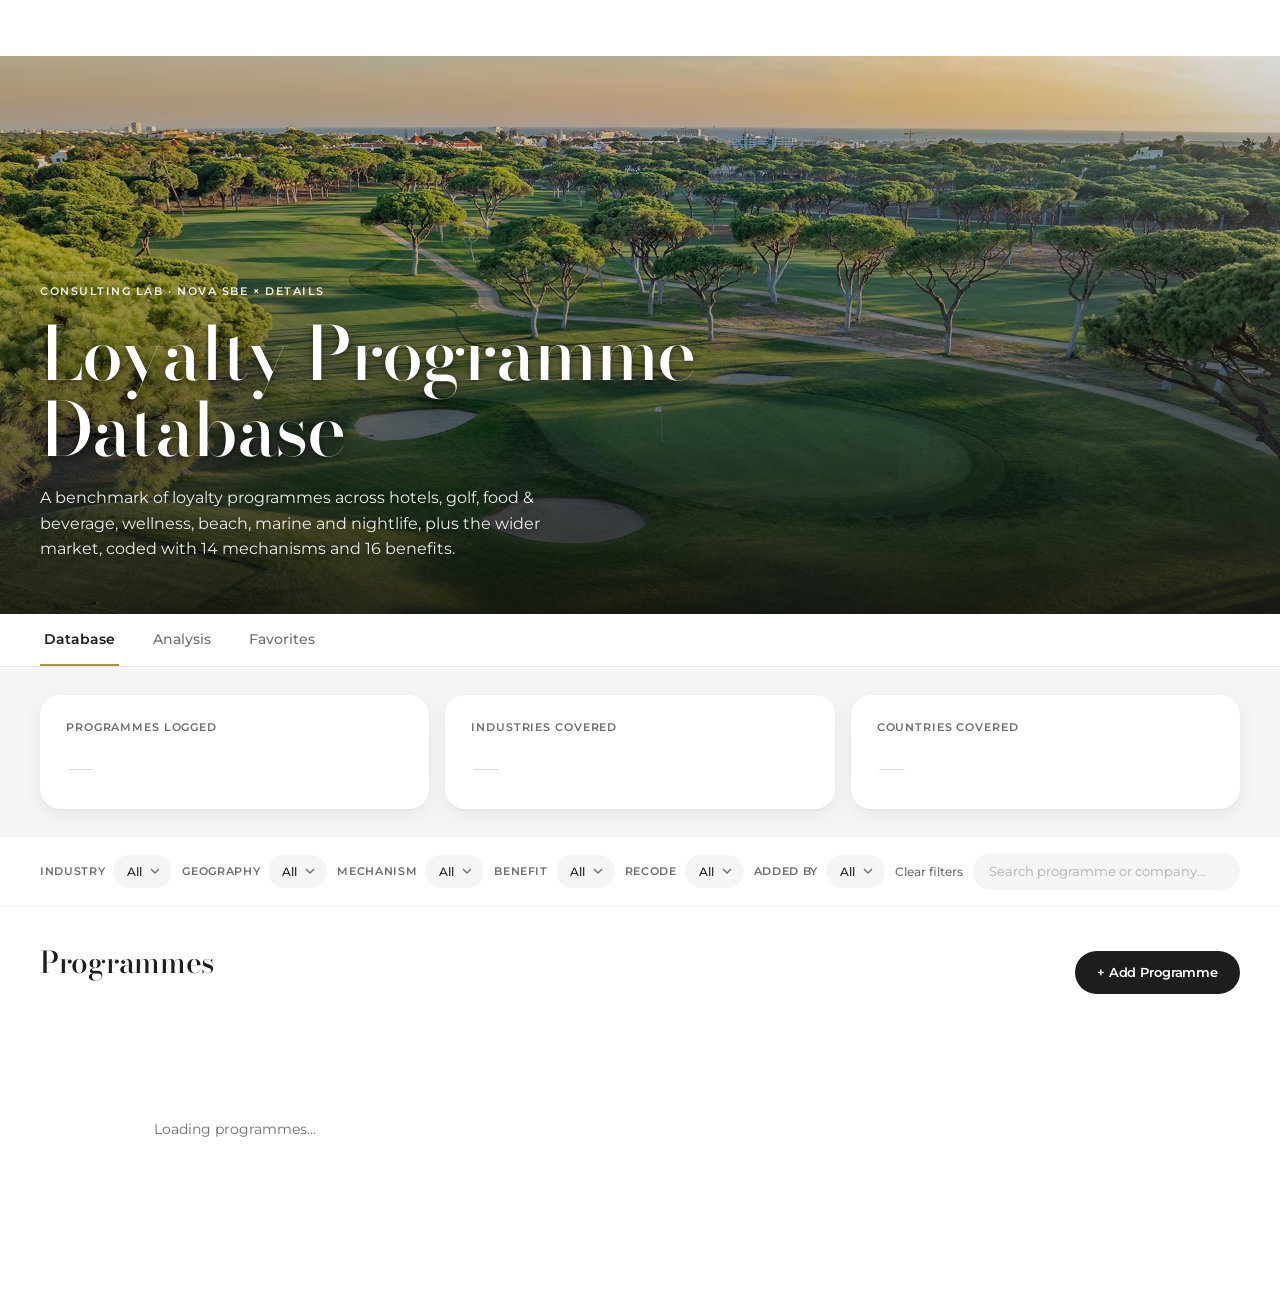
<file: index.html>
<!DOCTYPE html>
<html lang="en">
<head>
<meta charset="UTF-8" />
<meta name="viewport" content="width=device-width, initial-scale=1.0" />
<title>Database · Details Loyalty Hub</title>
<link rel="stylesheet" href="assets/style.css?v=20261022131223" />
</head>
<body>

<div id="nav-root"></div>

<header class="hero">
  <img src="assets/hero/from-golf-court.avif" alt="Golf course" />
  <div class="hero-content">
    <div class="hero-eyebrow">Consulting Lab · Nova SBE × Details</div>
    <h1 class="hero-title">Loyalty Programme Database</h1>
    <p class="hero-body">A benchmark of loyalty programmes across hotels, golf, food &amp; beverage, wellness, beach, marine and nightlife, plus the wider market, coded with 14 mechanisms and 16 benefits.</p>
  </div>
</header>

<div class="lab-tabs-wrap group-tabs">
  <div class="lab-tabs">
    <span class="lab-tab active">Database</span>
    <a class="lab-tab" href="analysis.html">Analysis</a>
    <a class="lab-tab" href="favorites.html">Favorites</a>
  </div>
</div>

<section class="kpi-bar">
  <div class="kpi-row" id="kpi-row">
    <div class="kpi-item">
      <div class="kpi-label">Programmes Logged</div>
      <div class="kpi-value" id="kpi-total">—</div>
    </div>
    <div class="kpi-item">
      <div class="kpi-label">Industries Covered</div>
      <div class="kpi-value" id="kpi-industries">—</div>
    </div>
    <div class="kpi-item">
      <div class="kpi-label">Countries Covered</div>
      <div class="kpi-value" id="kpi-countries">—</div>
    </div>
  </div>
</section>

<div class="filter-bar-wrap">
  <div class="filter-bar">
    <div class="filter-group">
      <span class="filter-label">Industry</span>
      <select class="filter-select" id="filter-industry"><option value="">All</option></select>
    </div>
    <div class="filter-group">
      <span class="filter-label">Geography</span>
      <select class="filter-select" id="filter-geography"><option value="">All</option></select>
    </div>
    <div class="filter-group">
      <span class="filter-label">Mechanism</span>
      <select class="filter-select" id="filter-type"><option value="">All</option></select>
    </div>
    <div class="filter-group">
      <span class="filter-label">Benefit</span>
      <select class="filter-select" id="filter-benefit"><option value="">All</option></select>
    </div>
    <div class="filter-group" hidden>
      <span class="filter-label">Recode</span>
      <select class="filter-select" id="filter-recode"><option value="">All</option></select>
    </div>
    <div class="filter-group" hidden>
      <span class="filter-label">Added by</span>
      <select class="filter-select" id="filter-added-by"><option value="">All</option></select>
    </div>
    <button class="btn-clear-filters" id="btn-clear-filters" type="button">Clear filters</button>
    <input class="search-input" id="search-input" type="search" placeholder="Search programme or company…" />
  </div>
</div>

<section class="section">
  <div class="section-head">
    <h2 class="section-title">Programmes</h2>
    <div style="display:flex; align-items:center; gap:18px;">
      <span class="section-count" id="section-count"></span>
      <button class="btn-primary" id="btn-add-programme" type="button">+ Add Programme</button>
    </div>
  </div>
  <div id="card-grid" class="compact-card-grid">
    <div class="loading-state">Loading programmes…</div>
  </div>
</section>

<div id="add-programme-root"></div>

<script type="importmap" data-bump>
{
 "imports": {
  "./assets/analysis.js": "./assets/analysis.js?v=20261022131223",
  "./assets/analysisData.js": "./assets/analysisData.js?v=20261022131223",
  "./assets/app.js": "./assets/app.js?v=20261022131223",
  "./assets/appSettings.js": "./assets/appSettings.js?v=20261022131223",
  "./assets/backLink.js": "./assets/backLink.js?v=20261022131223",
  "./assets/chartToolbar.js": "./assets/chartToolbar.js?v=20261022131223",
  "./assets/charts.js": "./assets/charts.js?v=20261022131223",
  "./assets/customOptions.js": "./assets/customOptions.js?v=20261022131223",
  "./assets/database.js": "./assets/database.js?v=20261022131223",
  "./assets/definitions.js": "./assets/definitions.js?v=20261022131223",
  "./assets/favorites.js": "./assets/favorites.js?v=20261022131223",
  "./assets/fields.js": "./assets/fields.js?v=20261022131223",
  "./assets/figures.js": "./assets/figures.js?v=20261022131223",
  "./assets/filterUrlSync.js": "./assets/filterUrlSync.js?v=20261022131223",
  "./assets/insight.js": "./assets/insight.js?v=20261022131223",
  "./assets/insightModal.js": "./assets/insightModal.js?v=20261022131223",
  "./assets/labExplore.js": "./assets/labExplore.js?v=20261022131223",
  "./assets/labRelate.js": "./assets/labRelate.js?v=20261022131223",
  "./assets/likes.js": "./assets/likes.js?v=20261022131223",
  "./assets/map.js": "./assets/map.js?v=20261022131223",
  "./assets/mapData.js": "./assets/mapData.js?v=20261022131223",
  "./assets/options.js": "./assets/options.js?v=20261022131223",
  "./assets/programme.js": "./assets/programme.js?v=20261022131223",
  "./assets/richText.js": "./assets/richText.js?v=20261022131223",
  "./assets/settings.js": "./assets/settings.js?v=20261022131223",
  "./assets/source.js": "./assets/source.js?v=20261022131223",
  "./assets/sourceModal.js": "./assets/sourceModal.js?v=20261022131223",
  "./assets/sources.js": "./assets/sources.js?v=20261022131223",
  "./assets/supabase.js": "./assets/supabase.js?v=20261022131223",
  "./assets/teamMembers.js": "./assets/teamMembers.js?v=20261022131223"
 }
}
</script>
<script type="module" src="assets/database.js?v=20261022131223"></script>
</body>
</html>
</file>
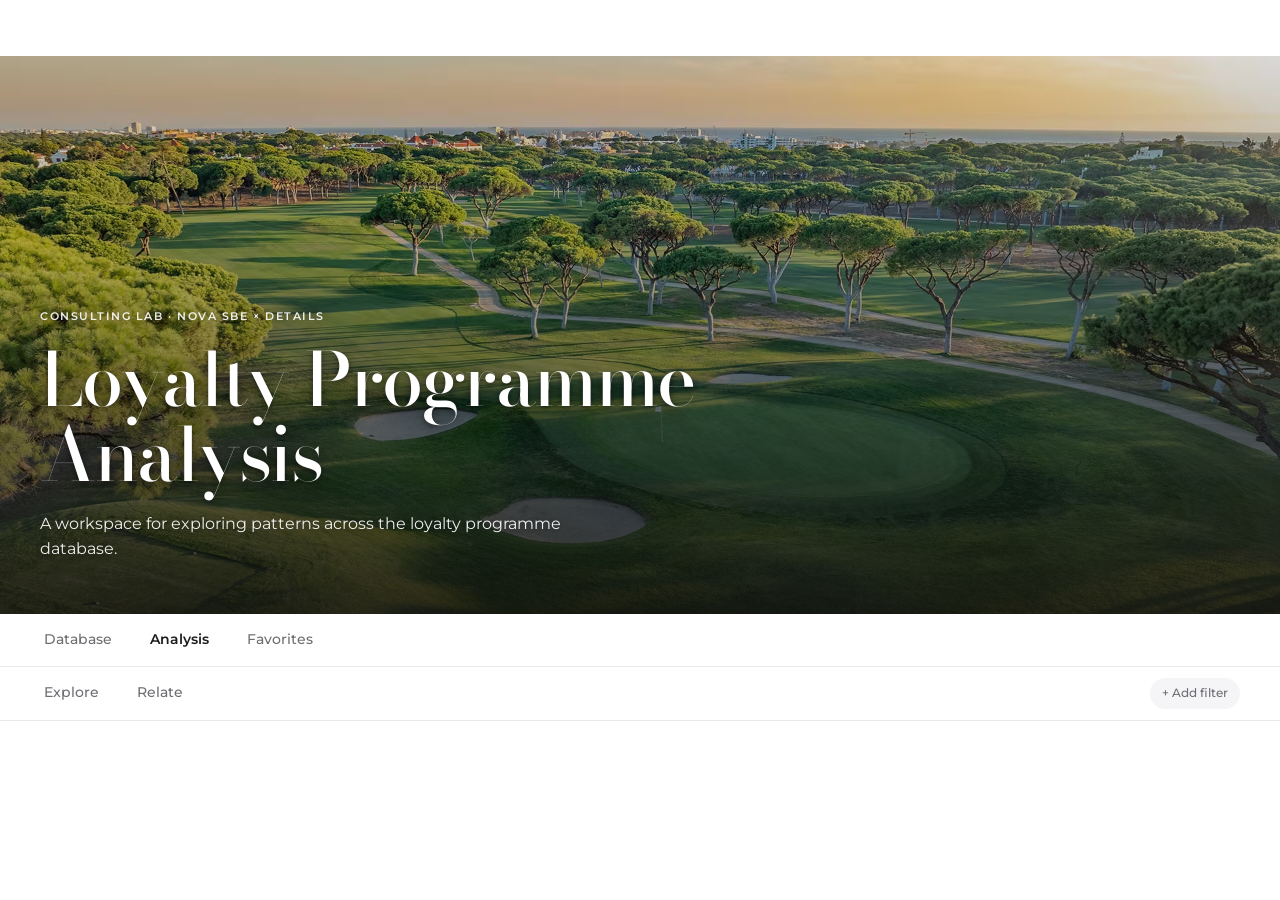
<file: analysis.html>
<!DOCTYPE html>
<html lang="en">
<head>
<meta charset="UTF-8" />
<meta name="viewport" content="width=device-width, initial-scale=1.0" />
<title>Analysis · Details Loyalty Hub</title>
<link rel="stylesheet" href="assets/style.css?v=20261022131223" />
</head>
<body>

<div id="nav-root"></div>

<header class="hero">
  <img src="assets/hero/from-golf-court.avif" alt="Golf course" />
  <div class="hero-content">
    <div class="hero-eyebrow">Consulting Lab · Nova SBE × Details</div>
    <h1 class="hero-title">Loyalty Programme Analysis</h1>
    <p class="hero-body">A workspace for exploring patterns across the loyalty programme database.</p>
  </div>
</header>

<div class="lab-tabs-wrap group-tabs">
  <div class="lab-tabs">
    <a class="lab-tab" href="index.html">Database</a>
    <span class="lab-tab active">Analysis</span>
    <a class="lab-tab" href="favorites.html">Favorites</a>
  </div>
</div>

<div class="lab-tabs-wrap">
  <div class="lab-tabs">
    <button type="button" class="lab-tab" data-tab="explore">Explore</button>
    <button type="button" class="lab-tab" data-tab="relate">Relate</button>
    <div class="lab-tabs-action lab-filter-row">
      <div class="filter-chips" id="filter-chips"></div>
      <div class="filter-add-wrap">
        <button type="button" class="filter-add-btn" id="filter-add-btn">+ Add filter</button>
        <div class="filter-add-panel" id="filter-add-panel" hidden></div>
      </div>
    </div>
  </div>
</div>

<main class="lab-main">
  <section class="workspace" id="workspace-explore"></section>
  <section class="workspace" id="workspace-relate"></section>
</main>

<div id="analysis-modal-root"></div>

<script type="importmap" data-bump>
{
 "imports": {
  "./assets/analysis.js": "./assets/analysis.js?v=20261022131223",
  "./assets/analysisData.js": "./assets/analysisData.js?v=20261022131223",
  "./assets/app.js": "./assets/app.js?v=20261022131223",
  "./assets/appSettings.js": "./assets/appSettings.js?v=20261022131223",
  "./assets/backLink.js": "./assets/backLink.js?v=20261022131223",
  "./assets/chartToolbar.js": "./assets/chartToolbar.js?v=20261022131223",
  "./assets/charts.js": "./assets/charts.js?v=20261022131223",
  "./assets/customOptions.js": "./assets/customOptions.js?v=20261022131223",
  "./assets/database.js": "./assets/database.js?v=20261022131223",
  "./assets/definitions.js": "./assets/definitions.js?v=20261022131223",
  "./assets/favorites.js": "./assets/favorites.js?v=20261022131223",
  "./assets/fields.js": "./assets/fields.js?v=20261022131223",
  "./assets/figures.js": "./assets/figures.js?v=20261022131223",
  "./assets/filterUrlSync.js": "./assets/filterUrlSync.js?v=20261022131223",
  "./assets/insight.js": "./assets/insight.js?v=20261022131223",
  "./assets/insightModal.js": "./assets/insightModal.js?v=20261022131223",
  "./assets/labExplore.js": "./assets/labExplore.js?v=20261022131223",
  "./assets/labRelate.js": "./assets/labRelate.js?v=20261022131223",
  "./assets/likes.js": "./assets/likes.js?v=20261022131223",
  "./assets/map.js": "./assets/map.js?v=20261022131223",
  "./assets/mapData.js": "./assets/mapData.js?v=20261022131223",
  "./assets/options.js": "./assets/options.js?v=20261022131223",
  "./assets/programme.js": "./assets/programme.js?v=20261022131223",
  "./assets/richText.js": "./assets/richText.js?v=20261022131223",
  "./assets/settings.js": "./assets/settings.js?v=20261022131223",
  "./assets/source.js": "./assets/source.js?v=20261022131223",
  "./assets/sourceModal.js": "./assets/sourceModal.js?v=20261022131223",
  "./assets/sources.js": "./assets/sources.js?v=20261022131223",
  "./assets/supabase.js": "./assets/supabase.js?v=20261022131223",
  "./assets/teamMembers.js": "./assets/teamMembers.js?v=20261022131223"
 }
}
</script>
<script type="module" src="assets/analysis.js?v=20261022131223"></script>
</body>
</html>
</file>
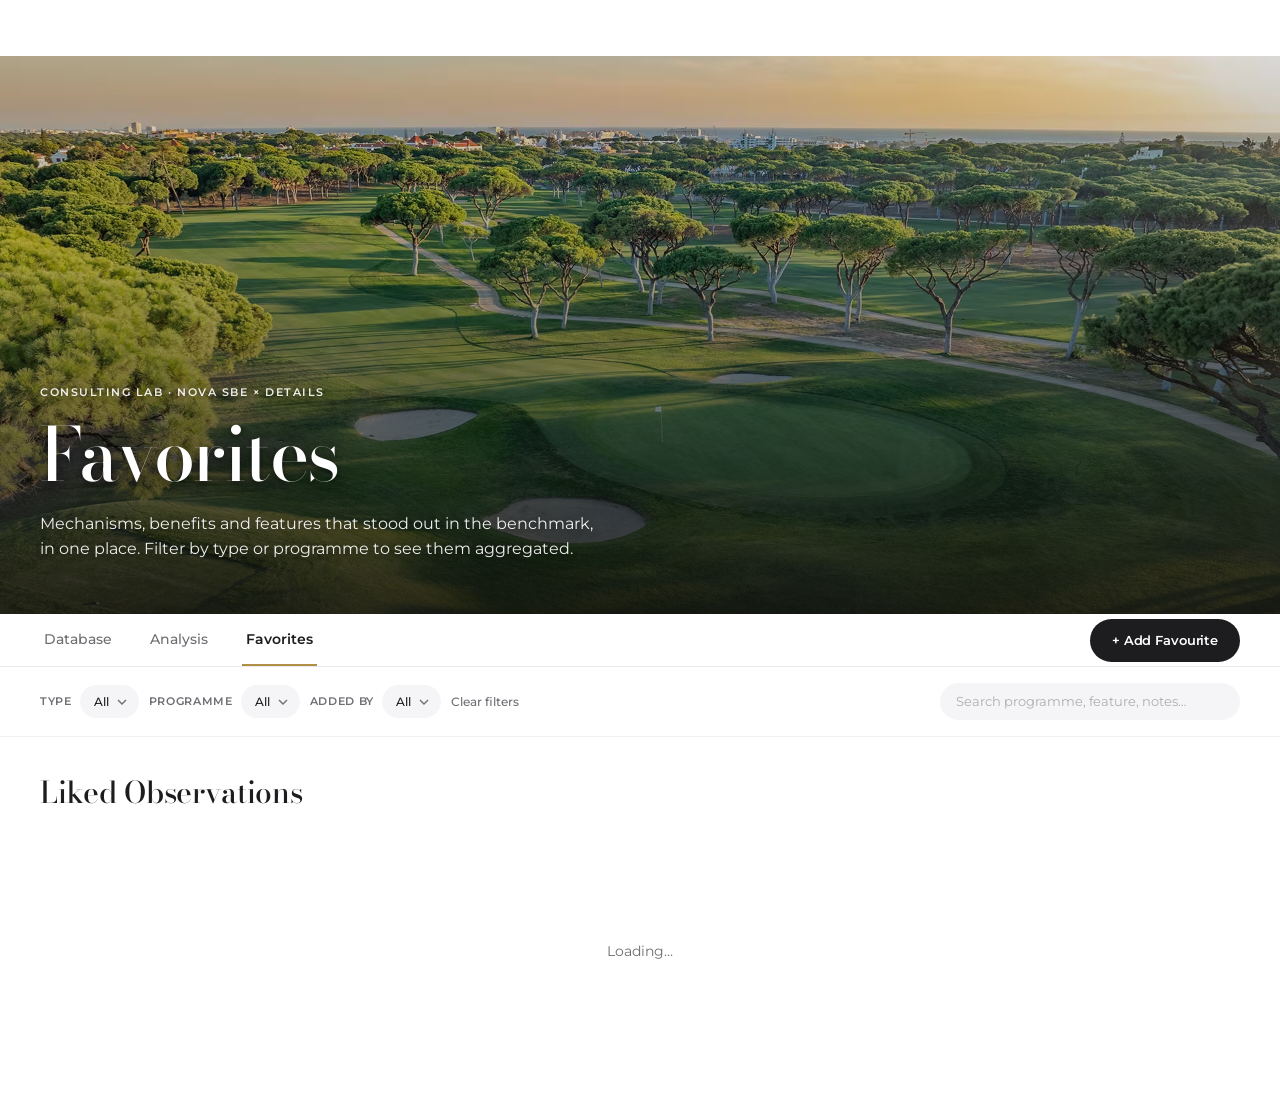
<file: favorites.html>
<!DOCTYPE html>
<html lang="en">
<head>
<meta charset="UTF-8" />
<meta name="viewport" content="width=device-width, initial-scale=1.0" />
<title>Favorites · Details Loyalty Hub</title>
<link rel="stylesheet" href="assets/style.css?v=20261022131223" />
</head>
<body>

<div id="nav-root"></div>

<header class="hero">
  <img src="assets/hero/from-golf-court.avif" alt="Golf course" />
  <div class="hero-content">
    <div class="hero-eyebrow">Consulting Lab · Nova SBE × Details</div>
    <h1 class="hero-title">Favorites</h1>
    <p class="hero-body">Mechanisms, benefits and features that stood out in the benchmark, in one place. Filter by type or programme to see them aggregated.</p>
  </div>
</header>

<div class="lab-tabs-wrap group-tabs">
  <div class="lab-tabs">
    <a class="lab-tab" href="index.html">Database</a>
    <a class="lab-tab" href="analysis.html">Analysis</a>
    <span class="lab-tab active">Favorites</span>
    <button class="btn-primary lab-tabs-action" id="btn-add-favourite" type="button">+ Add Favourite</button>
  </div>
</div>

<div class="filter-bar-wrap">
  <div class="filter-bar">
    <div class="filter-group">
      <span class="filter-label">Type</span>
      <select class="filter-select" id="filter-type"><option value="">All</option></select>
    </div>
    <div class="filter-group">
      <span class="filter-label">Programme</span>
      <select class="filter-select" id="filter-programme"><option value="">All</option></select>
    </div>
    <div class="filter-group">
      <span class="filter-label">Added by</span>
      <select class="filter-select" id="filter-added-by"><option value="">All</option></select>
    </div>
    <button class="btn-clear-filters" id="btn-clear-filters" type="button">Clear filters</button>
    <input class="search-input" id="search-input" type="search" placeholder="Search programme, feature, notes…" />
  </div>
</div>

<section class="section">
  <div class="section-head">
    <h2 class="section-title">Liked Observations</h2>
    <span class="section-count" id="section-count"></span>
  </div>
  <div id="favorite-list" class="lib-list">
    <div class="loading-state">Loading…</div>
  </div>
</section>

<script type="importmap" data-bump>
{
 "imports": {
  "./assets/analysis.js": "./assets/analysis.js?v=20261022131223",
  "./assets/analysisData.js": "./assets/analysisData.js?v=20261022131223",
  "./assets/app.js": "./assets/app.js?v=20261022131223",
  "./assets/appSettings.js": "./assets/appSettings.js?v=20261022131223",
  "./assets/backLink.js": "./assets/backLink.js?v=20261022131223",
  "./assets/chartToolbar.js": "./assets/chartToolbar.js?v=20261022131223",
  "./assets/charts.js": "./assets/charts.js?v=20261022131223",
  "./assets/customOptions.js": "./assets/customOptions.js?v=20261022131223",
  "./assets/database.js": "./assets/database.js?v=20261022131223",
  "./assets/definitions.js": "./assets/definitions.js?v=20261022131223",
  "./assets/favorites.js": "./assets/favorites.js?v=20261022131223",
  "./assets/fields.js": "./assets/fields.js?v=20261022131223",
  "./assets/figures.js": "./assets/figures.js?v=20261022131223",
  "./assets/filterUrlSync.js": "./assets/filterUrlSync.js?v=20261022131223",
  "./assets/insight.js": "./assets/insight.js?v=20261022131223",
  "./assets/insightModal.js": "./assets/insightModal.js?v=20261022131223",
  "./assets/labExplore.js": "./assets/labExplore.js?v=20261022131223",
  "./assets/labRelate.js": "./assets/labRelate.js?v=20261022131223",
  "./assets/likes.js": "./assets/likes.js?v=20261022131223",
  "./assets/map.js": "./assets/map.js?v=20261022131223",
  "./assets/mapData.js": "./assets/mapData.js?v=20261022131223",
  "./assets/options.js": "./assets/options.js?v=20261022131223",
  "./assets/programme.js": "./assets/programme.js?v=20261022131223",
  "./assets/richText.js": "./assets/richText.js?v=20261022131223",
  "./assets/settings.js": "./assets/settings.js?v=20261022131223",
  "./assets/source.js": "./assets/source.js?v=20261022131223",
  "./assets/sourceModal.js": "./assets/sourceModal.js?v=20261022131223",
  "./assets/sources.js": "./assets/sources.js?v=20261022131223",
  "./assets/supabase.js": "./assets/supabase.js?v=20261022131223",
  "./assets/teamMembers.js": "./assets/teamMembers.js?v=20261022131223"
 }
}
</script>
<script type="module" src="assets/favorites.js?v=20261022131223"></script>
</body>
</html>
</file>
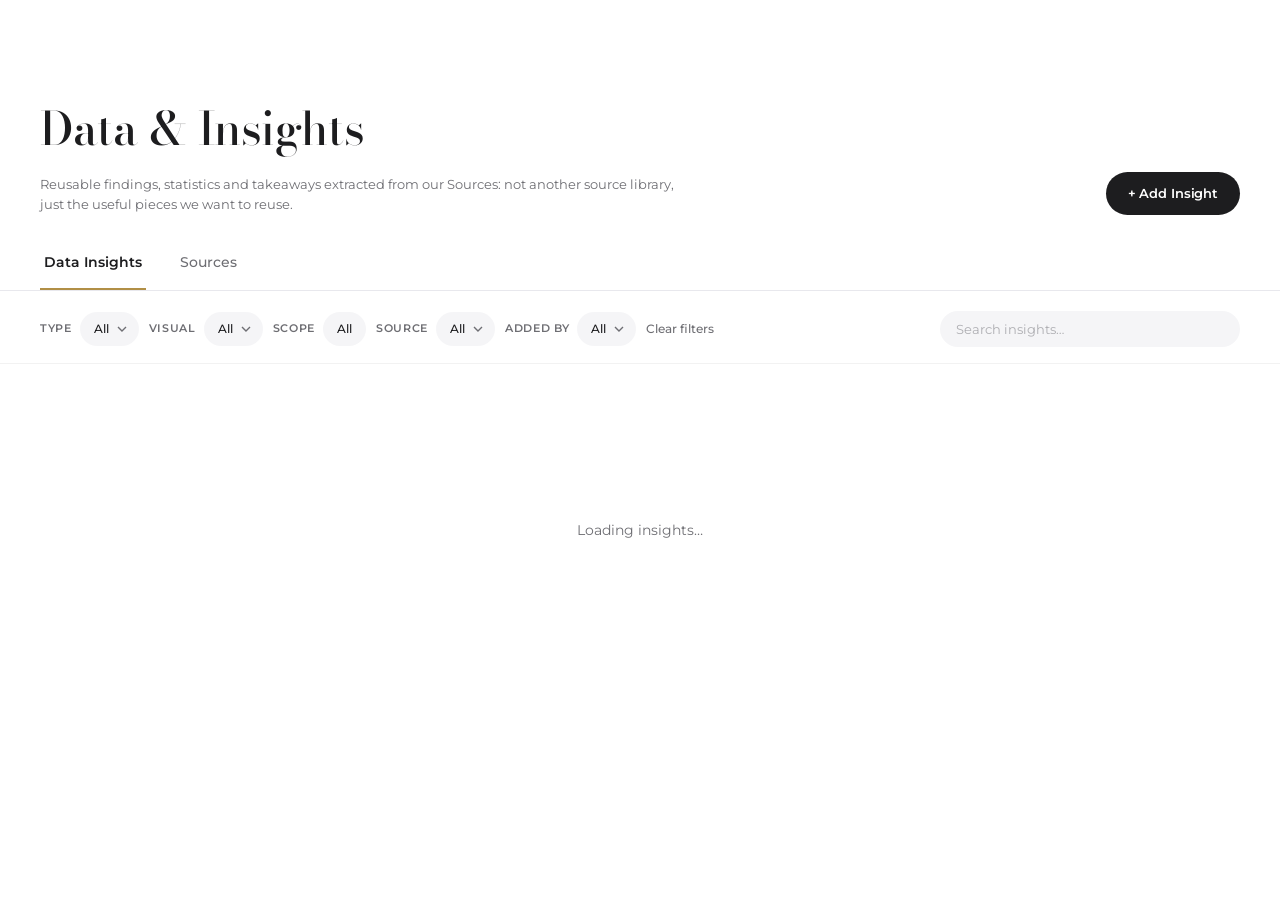
<file: figures.html>
<!DOCTYPE html>
<html lang="en">
<head>
<meta charset="UTF-8" />
<meta name="viewport" content="width=device-width, initial-scale=1.0" />
<title>Data &amp; Insights · Details Loyalty Hub</title>
<link rel="stylesheet" href="assets/style.css?v=20261022131223" />
</head>
<body>

<div id="nav-root"></div>

<div class="page-header">
  <div class="page-header-inner">
    <div>
      <h1>Data &amp; Insights</h1>
      <p>Reusable findings, statistics and takeaways extracted from our Sources: not another source library, just the useful pieces we want to reuse.</p>
    </div>
    <button class="btn-primary" id="btn-add-insight" type="button">+ Add Insight</button>
  </div>
</div>

<div class="lab-tabs-wrap group-tabs">
  <div class="lab-tabs">
    <span class="lab-tab active">Data Insights</span>
    <a class="lab-tab" href="sources.html">Sources</a>
  </div>
</div>

<div class="type-legend-wrap"><div class="type-legend" id="type-legend"></div></div>

<div class="filter-bar-wrap">
  <div class="filter-bar">
    <div class="filter-group">
      <span class="filter-label">Type</span>
      <select class="filter-select" id="filter-type"><option value="">All</option></select>
    </div>
    <div class="filter-group">
      <span class="filter-label">Visual</span>
      <select class="filter-select" id="filter-visual"><option value="">All</option></select>
    </div>
    <div class="filter-group scope-filter">
      <span class="filter-label">Scope</span>
      <button type="button" class="filter-select" id="scope-filter-btn">All</button>
      <div class="scope-filter-panel" id="scope-filter-panel" hidden></div>
    </div>
    <div class="filter-group">
      <span class="filter-label">Source</span>
      <select class="filter-select" id="filter-source"><option value="">All</option></select>
    </div>
    <div class="filter-group">
      <span class="filter-label">Added by</span>
      <select class="filter-select" id="filter-added-by"><option value="">All</option></select>
    </div>
    <button class="btn-clear-filters" id="btn-clear-filters" type="button">Clear filters</button>
    <input class="search-input" id="search-input" type="search" placeholder="Search insights…" />
  </div>
</div>

<section class="section">
  <div class="section-head">
    <span class="section-count" id="section-count"></span>
  </div>
  <div id="no-sources-note" class="empty-state" hidden>
    <div class="em-title">Add a source first</div>
    <p>Insights must be linked to a source. <a href="sources.html" style="color: var(--accent); text-decoration: underline;">Go to Sources</a> to add one.</p>
  </div>
  <div id="insight-list" class="lib-list">
    <div class="loading-state">Loading insights…</div>
  </div>
</section>


<script type="importmap" data-bump>
{
 "imports": {
  "./assets/analysis.js": "./assets/analysis.js?v=20261022131223",
  "./assets/analysisData.js": "./assets/analysisData.js?v=20261022131223",
  "./assets/app.js": "./assets/app.js?v=20261022131223",
  "./assets/appSettings.js": "./assets/appSettings.js?v=20261022131223",
  "./assets/backLink.js": "./assets/backLink.js?v=20261022131223",
  "./assets/chartToolbar.js": "./assets/chartToolbar.js?v=20261022131223",
  "./assets/charts.js": "./assets/charts.js?v=20261022131223",
  "./assets/customOptions.js": "./assets/customOptions.js?v=20261022131223",
  "./assets/database.js": "./assets/database.js?v=20261022131223",
  "./assets/definitions.js": "./assets/definitions.js?v=20261022131223",
  "./assets/favorites.js": "./assets/favorites.js?v=20261022131223",
  "./assets/fields.js": "./assets/fields.js?v=20261022131223",
  "./assets/figures.js": "./assets/figures.js?v=20261022131223",
  "./assets/filterUrlSync.js": "./assets/filterUrlSync.js?v=20261022131223",
  "./assets/insight.js": "./assets/insight.js?v=20261022131223",
  "./assets/insightModal.js": "./assets/insightModal.js?v=20261022131223",
  "./assets/labExplore.js": "./assets/labExplore.js?v=20261022131223",
  "./assets/labRelate.js": "./assets/labRelate.js?v=20261022131223",
  "./assets/likes.js": "./assets/likes.js?v=20261022131223",
  "./assets/map.js": "./assets/map.js?v=20261022131223",
  "./assets/mapData.js": "./assets/mapData.js?v=20261022131223",
  "./assets/options.js": "./assets/options.js?v=20261022131223",
  "./assets/programme.js": "./assets/programme.js?v=20261022131223",
  "./assets/richText.js": "./assets/richText.js?v=20261022131223",
  "./assets/settings.js": "./assets/settings.js?v=20261022131223",
  "./assets/source.js": "./assets/source.js?v=20261022131223",
  "./assets/sourceModal.js": "./assets/sourceModal.js?v=20261022131223",
  "./assets/sources.js": "./assets/sources.js?v=20261022131223",
  "./assets/supabase.js": "./assets/supabase.js?v=20261022131223",
  "./assets/teamMembers.js": "./assets/teamMembers.js?v=20261022131223"
 }
}
</script>
<script type="module" src="assets/figures.js?v=20261022131223"></script>
</body>
</html>
</file>
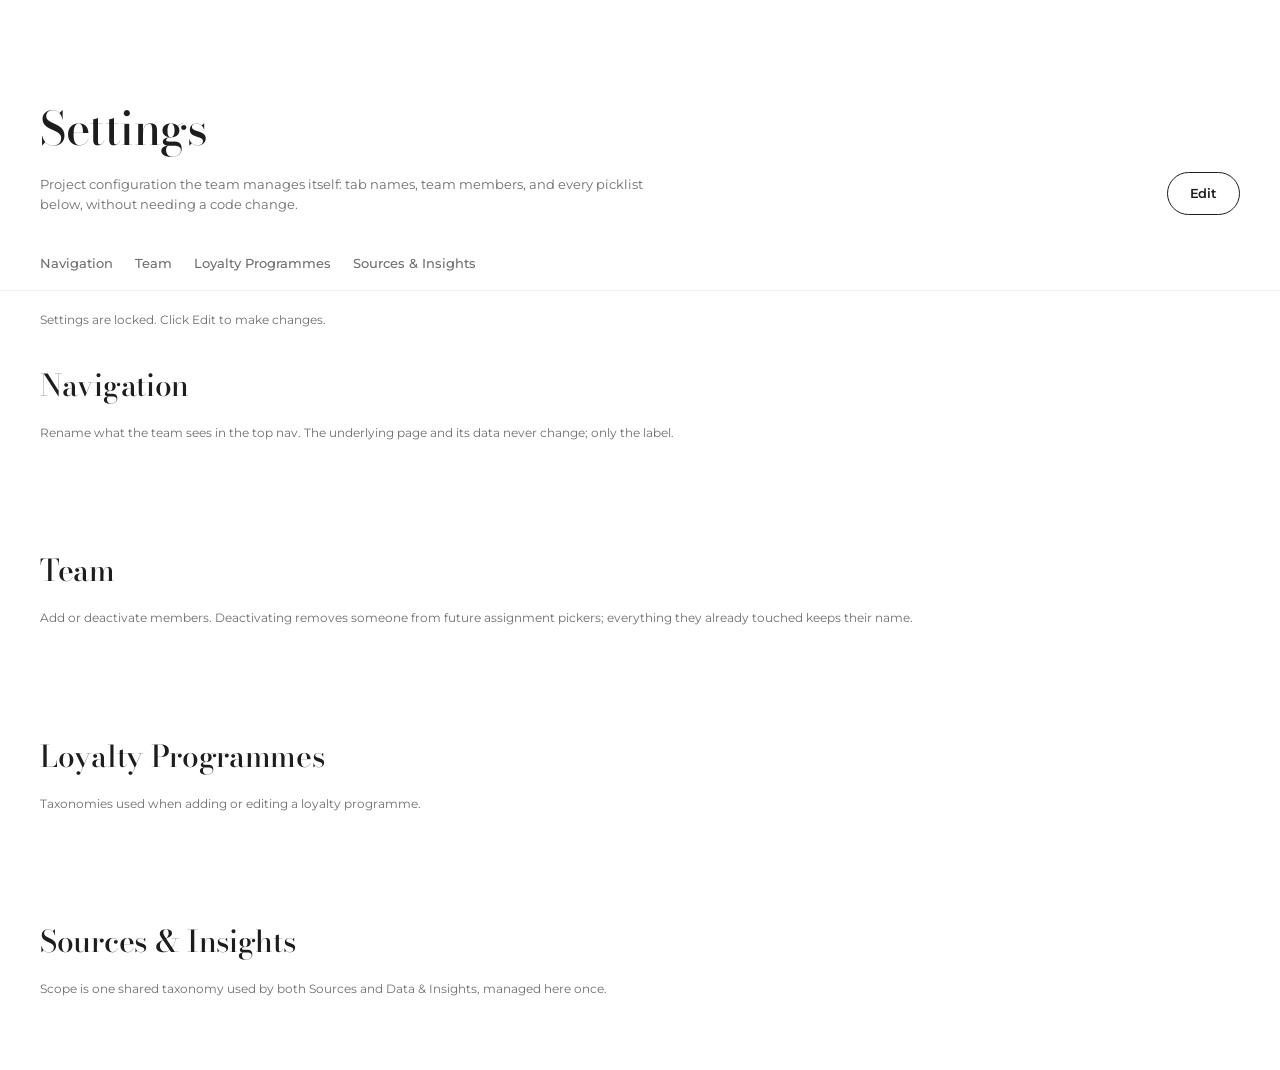
<file: settings.html>
<!DOCTYPE html>
<html lang="en">
<head>
<meta charset="UTF-8" />
<meta name="viewport" content="width=device-width, initial-scale=1.0" />
<title>Settings · Details Loyalty Hub</title>
<link rel="stylesheet" href="assets/style.css?v=20261022131223" />
</head>
<body>

<div id="nav-root"></div>

<div class="page-header">
  <div class="page-header-inner">
    <div>
      <h1>Settings</h1>
      <p>Project configuration the team manages itself: tab names, team members, and every picklist below, without needing a code change.</p>
    </div>
    <button class="btn-outline" id="btn-settings-edit" type="button">Edit</button>
  </div>
</div>

<div class="filter-bar-wrap">
  <div class="filter-bar settings-jump-nav">
    <a href="#settings-navigation">Navigation</a>
    <a href="#settings-team">Team</a>
    <a href="#settings-programmes">Loyalty Programmes</a>
    <a href="#settings-sources-insights">Sources &amp; Insights</a>
  </div>
</div>

<div class="settings-lock-banner" id="settings-lock-banner">Settings are locked. Click Edit to make changes.</div>

<div id="settings-content">

<section class="section" id="settings-navigation">
  <div class="section-head"><h2 class="section-title">Navigation</h2></div>
  <div class="settings-hint" style="margin: -10px 0 16px;">Rename what the team sees in the top nav. The underlying page and its data never change; only the label.</div>
  <div id="nav-settings-cards" class="settings-cards"></div>
</section>

<section class="section" id="settings-team">
  <div class="section-head"><h2 class="section-title">Team</h2></div>
  <div class="settings-hint" style="margin: -10px 0 16px;">Add or deactivate members. Deactivating removes someone from future assignment pickers; everything they already touched keeps their name.</div>
  <div id="team-settings-card" class="settings-cards"></div>
</section>

<section class="section" id="settings-programmes">
  <div class="section-head"><h2 class="section-title">Loyalty Programmes</h2></div>
  <div class="settings-hint" style="margin: -10px 0 16px;">Taxonomies used when adding or editing a loyalty programme.</div>
  <div id="programmes-settings-cards" class="settings-cards"></div>
</section>

<section class="section" id="settings-sources-insights">
  <div class="section-head"><h2 class="section-title">Sources &amp; Insights</h2></div>
  <div class="settings-hint" style="margin: -10px 0 16px;">Scope is one shared taxonomy used by both Sources and Data &amp; Insights, managed here once.</div>
  <div id="sources-insights-settings-cards" class="settings-cards"></div>
</section>



</div>

<script type="importmap" data-bump>
{
 "imports": {
  "./assets/analysis.js": "./assets/analysis.js?v=20261022131223",
  "./assets/analysisData.js": "./assets/analysisData.js?v=20261022131223",
  "./assets/app.js": "./assets/app.js?v=20261022131223",
  "./assets/appSettings.js": "./assets/appSettings.js?v=20261022131223",
  "./assets/backLink.js": "./assets/backLink.js?v=20261022131223",
  "./assets/chartToolbar.js": "./assets/chartToolbar.js?v=20261022131223",
  "./assets/charts.js": "./assets/charts.js?v=20261022131223",
  "./assets/customOptions.js": "./assets/customOptions.js?v=20261022131223",
  "./assets/database.js": "./assets/database.js?v=20261022131223",
  "./assets/definitions.js": "./assets/definitions.js?v=20261022131223",
  "./assets/favorites.js": "./assets/favorites.js?v=20261022131223",
  "./assets/fields.js": "./assets/fields.js?v=20261022131223",
  "./assets/figures.js": "./assets/figures.js?v=20261022131223",
  "./assets/filterUrlSync.js": "./assets/filterUrlSync.js?v=20261022131223",
  "./assets/insight.js": "./assets/insight.js?v=20261022131223",
  "./assets/insightModal.js": "./assets/insightModal.js?v=20261022131223",
  "./assets/labExplore.js": "./assets/labExplore.js?v=20261022131223",
  "./assets/labRelate.js": "./assets/labRelate.js?v=20261022131223",
  "./assets/likes.js": "./assets/likes.js?v=20261022131223",
  "./assets/map.js": "./assets/map.js?v=20261022131223",
  "./assets/mapData.js": "./assets/mapData.js?v=20261022131223",
  "./assets/options.js": "./assets/options.js?v=20261022131223",
  "./assets/programme.js": "./assets/programme.js?v=20261022131223",
  "./assets/richText.js": "./assets/richText.js?v=20261022131223",
  "./assets/settings.js": "./assets/settings.js?v=20261022131223",
  "./assets/source.js": "./assets/source.js?v=20261022131223",
  "./assets/sourceModal.js": "./assets/sourceModal.js?v=20261022131223",
  "./assets/sources.js": "./assets/sources.js?v=20261022131223",
  "./assets/supabase.js": "./assets/supabase.js?v=20261022131223",
  "./assets/teamMembers.js": "./assets/teamMembers.js?v=20261022131223"
 }
}
</script>
<script type="module" src="assets/settings.js?v=20261022131223"></script>
</body>
</html>
</file>
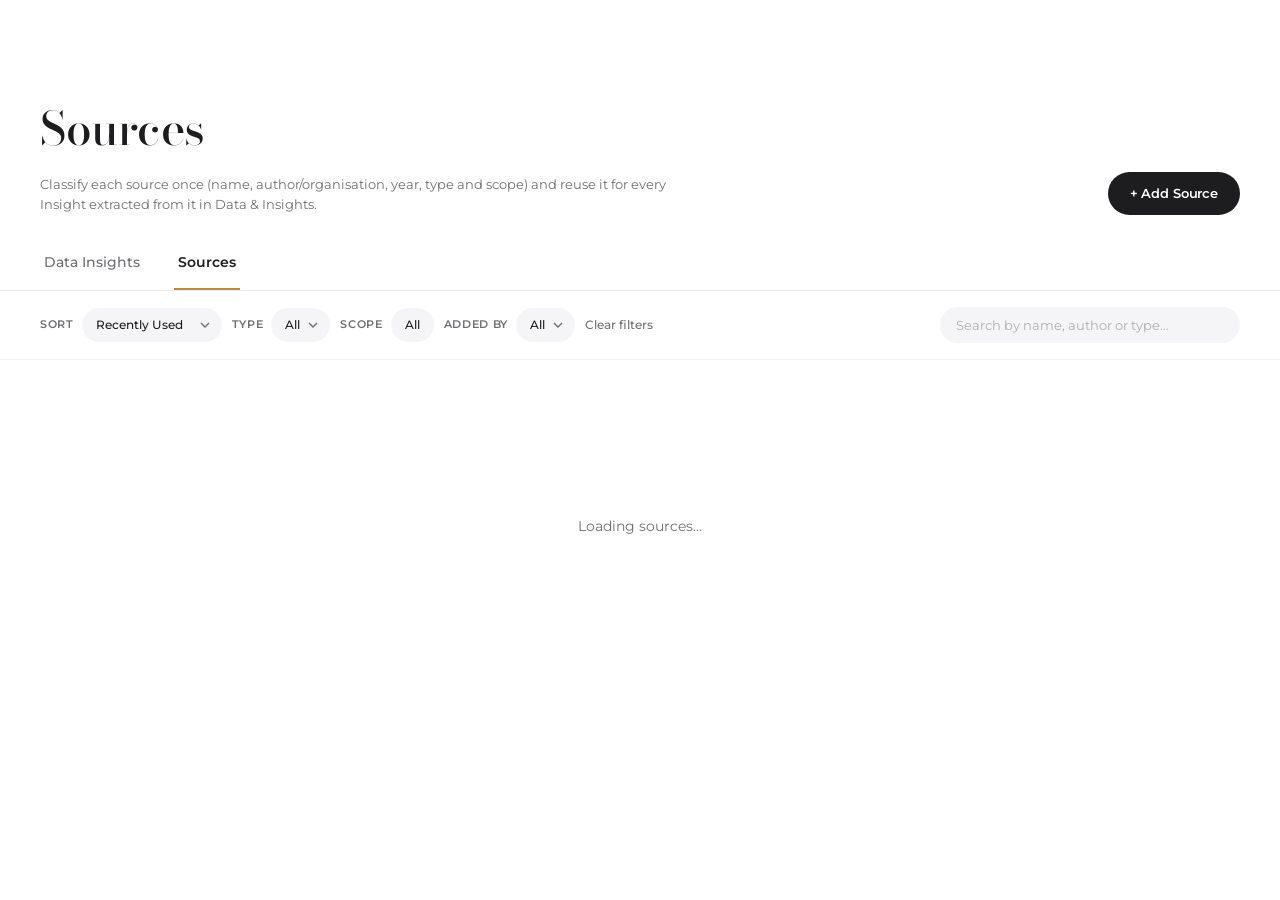
<file: sources.html>
<!DOCTYPE html>
<html lang="en">
<head>
<meta charset="UTF-8" />
<meta name="viewport" content="width=device-width, initial-scale=1.0" />
<title>Sources · Details Loyalty Hub</title>
<link rel="stylesheet" href="assets/style.css?v=20261022131223" />
</head>
<body>

<div id="nav-root"></div>

<div class="page-header">
  <div class="page-header-inner">
    <div>
      <h1>Sources</h1>
      <p>Classify each source once (name, author/organisation, year, type and scope) and reuse it for every Insight extracted from it in Data &amp; Insights.</p>
    </div>
    <button class="btn-primary" id="btn-add-source" type="button">+ Add Source</button>
  </div>
</div>

<div class="lab-tabs-wrap group-tabs">
  <div class="lab-tabs">
    <a class="lab-tab" href="figures.html">Data Insights</a>
    <span class="lab-tab active">Sources</span>
  </div>
</div>

<div class="filter-bar-wrap">
  <div class="filter-bar">
    <div class="filter-group">
      <span class="filter-label">Sort</span>
      <select class="filter-select" id="sort-select">
        <option value="recent-use">Recently Used</option>
        <option value="recent-add">Recently Added</option>
        <option value="az">A–Z</option>
        <option value="za">Z–A</option>
      </select>
    </div>
    <div class="filter-group">
      <span class="filter-label">Type</span>
      <select class="filter-select" id="filter-type"><option value="">All</option></select>
    </div>
    <div class="filter-group scope-filter">
      <span class="filter-label">Scope</span>
      <button type="button" class="filter-select" id="scope-filter-btn">All</button>
      <div class="scope-filter-panel" id="scope-filter-panel" hidden></div>
    </div>
    <div class="filter-group">
      <span class="filter-label">Added by</span>
      <select class="filter-select" id="filter-added-by"><option value="">All</option></select>
    </div>
    <button class="btn-clear-filters" id="btn-clear-filters" type="button">Clear filters</button>
    <input class="search-input" id="search-input" type="search" placeholder="Search by name, author or type…" />
  </div>
</div>

<section class="section">
  <div class="section-head">
    <span class="section-count" id="section-count"></span>
  </div>
  <div id="source-list" class="list-rows">
    <div class="loading-state">Loading sources…</div>
  </div>
</section>


<script type="importmap" data-bump>
{
 "imports": {
  "./assets/analysis.js": "./assets/analysis.js?v=20261022131223",
  "./assets/analysisData.js": "./assets/analysisData.js?v=20261022131223",
  "./assets/app.js": "./assets/app.js?v=20261022131223",
  "./assets/appSettings.js": "./assets/appSettings.js?v=20261022131223",
  "./assets/backLink.js": "./assets/backLink.js?v=20261022131223",
  "./assets/chartToolbar.js": "./assets/chartToolbar.js?v=20261022131223",
  "./assets/charts.js": "./assets/charts.js?v=20261022131223",
  "./assets/customOptions.js": "./assets/customOptions.js?v=20261022131223",
  "./assets/database.js": "./assets/database.js?v=20261022131223",
  "./assets/definitions.js": "./assets/definitions.js?v=20261022131223",
  "./assets/favorites.js": "./assets/favorites.js?v=20261022131223",
  "./assets/fields.js": "./assets/fields.js?v=20261022131223",
  "./assets/figures.js": "./assets/figures.js?v=20261022131223",
  "./assets/filterUrlSync.js": "./assets/filterUrlSync.js?v=20261022131223",
  "./assets/insight.js": "./assets/insight.js?v=20261022131223",
  "./assets/insightModal.js": "./assets/insightModal.js?v=20261022131223",
  "./assets/labExplore.js": "./assets/labExplore.js?v=20261022131223",
  "./assets/labRelate.js": "./assets/labRelate.js?v=20261022131223",
  "./assets/likes.js": "./assets/likes.js?v=20261022131223",
  "./assets/map.js": "./assets/map.js?v=20261022131223",
  "./assets/mapData.js": "./assets/mapData.js?v=20261022131223",
  "./assets/options.js": "./assets/options.js?v=20261022131223",
  "./assets/programme.js": "./assets/programme.js?v=20261022131223",
  "./assets/richText.js": "./assets/richText.js?v=20261022131223",
  "./assets/settings.js": "./assets/settings.js?v=20261022131223",
  "./assets/source.js": "./assets/source.js?v=20261022131223",
  "./assets/sourceModal.js": "./assets/sourceModal.js?v=20261022131223",
  "./assets/sources.js": "./assets/sources.js?v=20261022131223",
  "./assets/supabase.js": "./assets/supabase.js?v=20261022131223",
  "./assets/teamMembers.js": "./assets/teamMembers.js?v=20261022131223"
 }
}
</script>
<script type="module" src="assets/sources.js?v=20261022131223"></script>
</body>
</html>
</file>
<file: assets/style.css>
@import url('https://fonts.googleapis.com/css2?family=Bodoni+Moda:ital,wght@0,400;0,500;0,600;1,400&family=Montserrat:wght@300;400;500;600;700&display=swap');

*, *::before, *::after { box-sizing: border-box; margin: 0; padding: 0; }

:root {
  --bg: #FFFFFF;
  --surface: #FFFFFF;
  --surface-alt: #F5F5F7;
  --dark: #1D1D1F;
  --accent: #B18F46;
  --accent-rgb: 177, 143, 70;
  --meeting: #86775F;
  --meeting-rgb: 134, 119, 95;
  --accent-mid: #93753A;
  --accent-light: #F5EFE1;
  --muted: #6E6E73;
  --muted-light: #AEAEB2;
  --border: #E8E8ED;
  --white: #FFFFFF;
  --red: #D70015;
  --red-light: #FFEEEE;
  --yellow: #B7791F;
  --yellow-light: #FCF1DC;
  --green: #1E7A34;
  --green-light: #E8F5E9;
  --nav-h: 56px;
  --radius: 10px;
  --radius-lg: 20px;
  --shadow: 0 1px 2px rgba(0,0,0,0.04), 0 6px 20px rgba(0,0,0,0.06);
  --shadow-hover: 0 16px 40px rgba(0,0,0,0.12);
  --transition: 0.24s cubic-bezier(0.4, 0, 0.2, 1);
  --font-display: 'Bodoni Moda', Georgia, serif;
  --font-body: 'Montserrat', -apple-system, BlinkMacSystemFont, sans-serif;
}

html { scroll-behavior: smooth; }
body {
  font-family: var(--font-body);
  background: var(--bg);
  color: var(--dark);
  font-size: 14px;
  line-height: 1.6;
  -webkit-font-smoothing: antialiased;
  padding-top: var(--nav-h);
}
a { color: inherit; text-decoration: none; }
img { display: block; width: 100%; height: 100%; object-fit: cover; }
button { cursor: pointer; border: none; background: none; font: inherit; color: inherit; }
input, select, textarea { font: inherit; color: inherit; }
ul { list-style: none; }

.wrap { max-width: 1280px; margin: 0 auto; padding: 0 40px; }

/* ---------- Nav ---------- */
/* Slim top bar at every screen size — the menu button opens the nav drawer (see
   below); the drawer itself, not this bar, holds the actual page links. */
.nav {
  position: fixed; top: 0; left: 0; right: 0; height: 56px;
  background: rgba(255,255,255,0.8); backdrop-filter: blur(20px) saturate(1.6);
  -webkit-backdrop-filter: blur(20px) saturate(1.6);
  box-shadow: 0 1px 0 rgba(0,0,0,0.06);
  z-index: 200;
  display: flex; align-items: center;
}
.nav-inner { width: 100%; margin: 0 auto; padding: 0 20px; display: flex; align-items: center; justify-content: space-between; gap: 24px; }
.nav-left { display: flex; align-items: center; gap: 14px; }
.nav-menu-btn { width: 32px; height: 32px; display: flex; align-items: center; justify-content: center; border-radius: 8px; transition: background var(--transition); }
.nav-menu-btn:hover { background: var(--surface-alt); }
.nav-logo { display: inline-flex; align-items: center; gap: 10px; font-family: var(--font-display); font-size: 19px; font-weight: 600; letter-spacing: -0.01em; color: var(--dark); white-space: nowrap; }
.nav-logo span { color: var(--accent); }
.nav-logo-icon { display: flex; flex-direction: column; justify-content: center; gap: 3px; width: 18px; }
.nav-logo-icon i { display: block; height: 2px; border-radius: 1px; background: var(--dark); }
.nav-logo-icon i:nth-child(1) { width: 100%; }
.nav-logo-icon i:nth-child(2) { width: 70%; }
.nav-logo-icon i:nth-child(3) { width: 100%; }
.nav-right { display: flex; align-items: center; gap: 14px; }

.identity-btn {
  display: flex; align-items: center; gap: 8px;
  padding: 5px 14px 5px 5px; border: none; border-radius: 24px;
  background: var(--surface-alt); transition: background var(--transition);
}
.identity-btn:hover { background: #EAEAEC; }
.identity-avatar {
  width: 26px; height: 26px; border-radius: 50%; background: var(--accent);
  color: var(--white); font-size: 12px;
  display: flex; align-items: center; justify-content: center; font-weight: 700;
  overflow: hidden;
}
.identity-avatar img { width: 100%; height: 100%; object-fit: cover; display: block; }
.identity-name { font-size: 13px; font-weight: 500; color: var(--dark); }

/* ---------- Identity modal ---------- */
.modal-overlay {
  position: fixed; inset: 0; background: rgba(0,0,0,0.35); backdrop-filter: blur(6px);
  display: flex; align-items: center; justify-content: center; z-index: 500; padding: 20px;
}
.modal-overlay[hidden] { display: none; }
.identity-modal {
  background: var(--surface); border-radius: var(--radius-lg); padding: 48px 40px;
  max-width: 420px; width: 100%; text-align: center; box-shadow: var(--shadow-hover);
}
.identity-modal h2 { font-family: var(--font-display); font-size: 30px; font-weight: 500; letter-spacing: -0.01em; margin-bottom: 8px; }
.identity-modal p { color: var(--muted); font-size: 13px; margin-bottom: 28px; }
.identity-grid { display: grid; grid-template-columns: 1fr 1fr; gap: 10px; }
.identity-pick {
  display: flex; flex-direction: column; align-items: center; gap: 8px;
  padding: 18px 8px; border: none; border-radius: var(--radius);
  background: var(--surface-alt); transition: background var(--transition), transform var(--transition);
}
.identity-pick:hover { background: var(--accent-light); transform: translateY(-2px); }
.identity-pick .identity-avatar { width: 36px; height: 36px; font-size: 15px; }
.identity-pick span { font-size: 13px; font-weight: 500; }

/* ---------- Cross-page navigation smoothing ---------- */
/* Same-origin link clicks get a soft cross-fade instead of the default hard white
   flash — a pure progressive enhancement (unsupported browsers just keep the normal
   instant navigation, nothing to feature-detect). The hero additionally gets its own
   transition-name below so, across the three Loyalty Programs pages that all share it,
   the browser treats it as the SAME element continuing across the navigation (its size/
   position animate) rather than cross-fading the whole hero away and back in — that's
   what actually makes switching between Database/Analysis/Favorites feel seamless
   rather than just softened. */
@view-transition {
  navigation: auto;
}

/* ---------- Hero ---------- */
.hero { position: relative; height: 62vh; min-height: 420px; max-height: 620px; overflow: hidden; view-transition-name: page-hero; }
.hero img { width: 100%; height: 100%; object-fit: cover; }
.hero::after {
  content: ''; position: absolute; inset: 0;
  background: linear-gradient(180deg, rgba(20,19,16,0.15) 0%, rgba(20,19,16,0.35) 40%, rgba(20,19,16,0.88) 100%);
}
.hero-content { position: absolute; z-index: 1; bottom: 0; left: 0; right: 0; padding: 0 40px 52px; color: var(--white); max-width: 1280px; margin: 0 auto; }
.hero-eyebrow { font-size: 11px; font-weight: 600; letter-spacing: 0.14em; text-transform: uppercase; color: rgba(255,255,255,0.9); margin-bottom: 16px; text-shadow: 0 1px 10px rgba(0,0,0,0.5); }
.hero-title { font-family: var(--font-display); font-size: clamp(42px, 6vw, 74px); font-weight: 500; line-height: 1.02; letter-spacing: -0.02em; margin-bottom: 18px; max-width: 760px; text-shadow: 0 2px 6px rgba(0,0,0,0.5), 0 8px 30px rgba(0,0,0,0.6); }
.hero-body { font-size: 16px; font-weight: 400; color: rgba(255,255,255,0.92); max-width: 560px; line-height: 1.6; text-shadow: 0 1px 10px rgba(0,0,0,0.45); }

/* ---------- KPI bar ---------- */
.kpi-bar { background: var(--surface-alt); padding: 28px 40px; }
.kpi-row { display: grid; grid-template-columns: repeat(auto-fit, minmax(180px, 1fr)); gap: 16px; max-width: 1280px; margin: 0 auto; }
.kpi-item { background: var(--surface); border-radius: var(--radius-lg); padding: 24px 26px; box-shadow: var(--shadow); }
.kpi-label { font-size: 11px; font-weight: 600; letter-spacing: 0.08em; text-transform: uppercase; color: var(--muted); margin-bottom: 10px; }
.kpi-value { font-family: var(--font-display); font-size: 38px; font-weight: 500; letter-spacing: -0.01em; line-height: 1; color: var(--dark); }

/* ---------- Filter bar ---------- */
.filter-bar-wrap { background: rgba(255,255,255,0.85); backdrop-filter: blur(16px); -webkit-backdrop-filter: blur(16px); box-shadow: 0 1px 0 rgba(0,0,0,0.05); position: sticky; top: var(--nav-h); z-index: 90; }
.filter-bar { display: flex; align-items: center; gap: 10px; padding: 16px 40px; flex-wrap: wrap; max-width: 1280px; margin: 0 auto; }
.filter-group { display: flex; align-items: center; gap: 8px; }
.filter-label { font-size: 11px; font-weight: 600; letter-spacing: 0.06em; text-transform: uppercase; color: var(--muted); white-space: nowrap; }
.filter-select {
  padding: 7px 30px 7px 14px; border: none; border-radius: 20px;
  font-size: 12px; font-weight: 500; color: var(--dark); background: var(--surface-alt) url('data:image/svg+xml;utf8,<svg xmlns="http://www.w3.org/2000/svg" width="10" height="6"><path d="M1 1l4 4 4-4" stroke="%236E6E73" stroke-width="1.4" fill="none"/></svg>') no-repeat right 12px center;
  appearance: none; -webkit-appearance: none; cursor: pointer; max-width: 190px;
}
.search-input {
  flex: 1; min-width: 180px; max-width: 300px; padding: 8px 16px; border: none;
  border-radius: 20px; font-size: 13px; background: var(--surface-alt); outline: none; color: var(--dark);
  transition: background var(--transition); margin-left: auto;
}
.search-input:focus { background: #EAEAEC; }

/* ---------- Data & Insights: Scope multi-select filter + Type legend ---------- */
.scope-filter { position: relative; }
#scope-filter-btn { background-image: none; padding-right: 14px; }
.scope-filter-panel {
  position: absolute; top: calc(100% + 6px); left: 0; z-index: 95; min-width: 280px; max-width: 340px;
  max-height: 340px; overflow-y: auto; background: var(--surface); border: 1px solid var(--border);
  border-radius: var(--radius); padding: 14px; box-shadow: 0 12px 32px rgba(0,0,0,0.14);
}
.type-legend-wrap { max-width: 1280px; margin: 0 auto 4px; padding: 0 40px; }
.type-legend { font-size: 12px; color: var(--muted); line-height: 1.7; }
.type-legend-item { border-bottom: 1px dotted var(--muted-light); }
.type-legend-sep { color: var(--muted-light); }

/* Lightweight CSS-only tooltip (native title/cursor:help is too unreliable across
   browsers to show a real definition on hover) — used for Information Type
   definitions, both in the compact legend and on each Insight's Type badge. */
.has-tooltip, .type-legend-item { position: relative; cursor: default; }
.has-tooltip:hover::after, .type-legend-item:hover::after {
  content: attr(data-tooltip); position: absolute; bottom: 100%; left: 50%;
  transform: translateX(-50%); margin-bottom: 8px; z-index: 60;
  background: var(--dark); color: #fff; padding: 8px 12px; border-radius: 8px;
  font-size: 12px; font-weight: 400; line-height: 1.4; white-space: normal;
  width: max-content; max-width: 220px; text-align: center;
  box-shadow: 0 8px 20px rgba(0,0,0,0.18); pointer-events: none;
}
.has-tooltip:hover::before, .type-legend-item:hover::before {
  content: ''; position: absolute; bottom: 100%; left: 50%; transform: translateX(-50%);
  margin-bottom: 3px; z-index: 60; border: 5px solid transparent; border-top-color: var(--dark);
  pointer-events: none;
}
.has-tooltip[data-tooltip=""]:hover::after, .has-tooltip[data-tooltip=""]:hover::before,
.type-legend-item[data-tooltip=""]:hover::after, .type-legend-item[data-tooltip=""]:hover::before { content: none; }

/* Information Type field (Add/Edit Insight): the chips ARE the selector — see all
   types, hover one for its definition (via .has-tooltip above), click to pick. */
.insight-type-selector { display: flex; flex-wrap: wrap; gap: 6px; margin-top: 2px; }
.insight-type-chip {
  padding: 6px 13px; border-radius: 999px; background: var(--surface-alt); color: var(--muted);
  font-size: 12px; font-weight: 600; cursor: pointer; border: 1px solid transparent;
}
.insight-type-chip:hover { background: var(--border); color: var(--dark); }
.insight-type-chip.active { background: var(--dark); color: #fff; }
.search-input::placeholder { color: var(--muted-light); }
.btn-clear-filters { font-size: 12px; font-weight: 500; color: var(--muted); white-space: nowrap; }
.btn-clear-filters:hover { color: var(--dark); }

/* ---------- Buttons ---------- */
.btn-primary {
  display: inline-flex; align-items: center; gap: 8px; background: var(--dark); color: var(--white);
  padding: 11px 22px; border-radius: 24px; font-size: 13px; letter-spacing: -0.01em; font-weight: 600;
  transition: background var(--transition), transform var(--transition);
}
.btn-primary:hover { background: var(--accent); }
.btn-outline {
  display: inline-flex; align-items: center; gap: 8px; padding: 10px 22px; border: 1.5px solid var(--dark);
  border-radius: 24px; font-size: 13px; letter-spacing: -0.01em; font-weight: 600; color: var(--dark);
  transition: background var(--transition), color var(--transition); background: transparent;
}
.btn-outline:hover { background: var(--dark); color: var(--white); }
.btn-sm { padding: 6px 16px; font-size: 11px; flex-shrink: 0; }
.btn-text { font-size: 13px; font-weight: 500; color: var(--muted); transition: color var(--transition); }
.btn-text:hover { color: var(--dark); }
.btn-danger-text { font-size: 13px; color: var(--red); }
.btn-danger-text:hover { text-decoration: underline; }

/* ---------- Section shell ---------- */
.section { padding: 32px 40px 56px; max-width: 1280px; margin: 0 auto; }
.section-head { display: flex; align-items: baseline; justify-content: space-between; gap: 16px; margin-bottom: 24px; flex-wrap: wrap; }
.section-title { font-family: var(--font-display); font-size: 30px; font-weight: 500; letter-spacing: -0.01em; color: var(--dark); }
.section-count { font-size: 12px; color: var(--muted); }

.empty-state { text-align: center; padding: 80px 20px; color: var(--muted); }
.empty-state p { font-size: 14px; margin-top: 8px; }
.empty-state .em-title { font-family: var(--font-display); font-size: 24px; font-weight: 500; color: var(--dark); }

/* ---------- Modal / Add Programme form ---------- */
.modal-overlay.form-overlay { align-items: flex-start; padding: 40px 20px; overflow-y: auto; }
.form-modal {
  background: var(--surface); border-radius: var(--radius-lg); max-width: 880px; width: 100%;
  box-shadow: var(--shadow-hover); margin: auto;
}
.form-modal-head { display: flex; align-items: center; justify-content: space-between; padding: 26px 36px; }
.form-modal-head h2 { font-family: var(--font-display); font-size: 24px; font-weight: 500; letter-spacing: -0.005em; }
.form-modal-close { font-size: 22px; color: var(--muted); line-height: 1; padding: 4px; }
.form-modal-close:hover { color: var(--dark); }
.form-modal-body { padding: 8px 36px 32px; max-height: 70vh; overflow-y: auto; }
.form-modal-foot { display: flex; align-items: center; justify-content: flex-end; gap: 12px; padding: 20px 36px; background: var(--surface-alt); border-radius: 0 0 var(--radius-lg) var(--radius-lg); }

.form-section-label {
  font-size: 11px; font-weight: 700; letter-spacing: 0.06em; text-transform: uppercase;
  color: var(--accent); margin: 28px 0 14px;
}
.form-section-label:first-child { margin-top: 0; }
.form-grid { display: grid; grid-template-columns: 1fr 1fr; gap: 14px 16px; }
.form-field { display: flex; flex-direction: column; gap: 6px; }
.form-field[hidden] { display: none; } /* [hidden] alone loses the specificity tie against .form-field's own display */
.form-field.full { grid-column: 1 / -1; }
.form-field label { font-size: 12px; font-weight: 500; color: var(--muted); letter-spacing: -0.005em; }
.form-field input, .form-field select, .form-field textarea {
  padding: 10px 14px; border: none; border-radius: var(--radius);
  background: var(--surface-alt); font-size: 13px; color: var(--dark); outline: none;
  transition: background var(--transition), box-shadow var(--transition); width: 100%;
}
.form-field select {
  appearance: none; -webkit-appearance: none;
  background-image: url('data:image/svg+xml;utf8,<svg xmlns="http://www.w3.org/2000/svg" width="10" height="6"><path d="M1 1l4 4 4-4" stroke="%236E6E73" stroke-width="1.4" fill="none"/></svg>');
  background-repeat: no-repeat; background-position: right 14px center;
}
.form-field textarea { resize: vertical; min-height: 64px; font-family: inherit; }
.form-field input:focus, .form-field select:focus, .form-field textarea:focus { background: var(--white); box-shadow: 0 0 0 2px var(--dark); }

/* ---------- Rich-text field (Add/Edit Insight: Main Insight / Source Detail) ---------- */
.rich-text-toolbar { display: flex; gap: 4px; margin-bottom: 6px; }
.rich-text-toolbar button {
  padding: 5px 10px; border-radius: 6px; background: var(--surface-alt); color: var(--muted);
  font-size: 12px; font-weight: 600; cursor: pointer;
}
.rich-text-toolbar button:hover { background: var(--border); color: var(--dark); }
.rich-text-editable {
  padding: 12px 14px; border-radius: var(--radius); background: var(--surface-alt);
  font-size: 13px; color: var(--dark); line-height: 1.6; overflow-y: auto; max-height: 340px;
}
.rich-text-editable:focus { background: var(--white); box-shadow: 0 0 0 2px var(--dark); outline: none; }
/* Belt-and-suspenders on top of the paste-as-plain-text handler in richText.js: any
   inline font-family/size that still makes it into the DOM (legacy saved content,
   an edge case the paste handler misses) is overridden so every field always
   renders in the app's one editor font, never something brought in from outside. */
.rich-text-editable, .rich-text-editable *,
.rich-text-display, .rich-text-display * { font-family: inherit !important; font-size: inherit !important; }
.rich-text-editable p { margin: 0 0 10px; }
.rich-text-editable p:last-child { margin-bottom: 0; }
.rich-text-editable ul, .rich-text-editable ol { margin: 0 0 10px 20px; }
.rich-text-editable ul { list-style: disc; } /* the app resets ul{list-style:none} globally */
.rich-text-editable ol { list-style: decimal; }
.rich-text-editable li { margin-bottom: 2px; }

/* Read-only rendering of the same rich content on the Insight Detail page */
.rich-text-display { font-size: 14px; line-height: 1.6; color: var(--dark); }
.rich-text-display p { margin: 0 0 12px; }
.rich-text-display p:last-child { margin-bottom: 0; }
.rich-text-display ul, .rich-text-display ol { margin: 0 0 12px 20px; }
.rich-text-display ul { list-style: disc; }
.rich-text-display ol { list-style: decimal; }
.rich-text-display li { margin-bottom: 2px; }

/* ---------- Source picker (Add/Edit Insight: searchable combobox) ---------- */
.source-picker { position: relative; }
.source-picker-controls { display: flex; align-items: center; gap: 8px; }
.source-picker-controls #source-search { flex: 1; min-width: 0; }
.source-picker-controls .source-picker-sort {
  flex: none; width: auto; max-width: 150px; padding: 7px 26px 7px 12px; border: none; border-radius: 20px;
  font-size: 12px; font-weight: 500; color: var(--dark); background: var(--surface-alt) url('data:image/svg+xml;utf8,<svg xmlns="http://www.w3.org/2000/svg" width="10" height="6"><path d="M1 1l4 4 4-4" stroke="%236E6E73" stroke-width="1.4" fill="none"/></svg>') no-repeat right 10px center;
  appearance: none; -webkit-appearance: none; cursor: pointer;
}
.source-picker-dropdown {
  position: absolute; top: calc(100% + 4px); left: 0; right: 0; z-index: 40;
  max-height: 260px; overflow-y: auto; background: var(--white); border-radius: var(--radius);
  box-shadow: 0 12px 32px rgba(0,0,0,0.14);
}
.source-picker-option { padding: 9px 14px; cursor: pointer; }
.source-picker-option:hover, .source-picker-option.active { background: var(--surface-alt); }
.source-picker-option-name { font-size: 13px; color: var(--dark); }
.source-picker-option-meta { font-size: 11px; color: var(--muted); margin-top: 2px; }
.source-picker-empty { padding: 10px 14px; font-size: 12px; color: var(--muted); }
.source-picker-group-label {
  padding: 8px 14px 4px; font-size: 10px; font-weight: 600; letter-spacing: 0.04em;
  text-transform: uppercase; color: var(--muted-light);
}

/* ---------- Visual/Evidence upload (Add/Edit Insight: optional image) ---------- */
.visual-evidence-drop {
  border: 1.5px dashed var(--border); border-radius: var(--radius); padding: 24px;
  text-align: center; background: var(--surface-alt); cursor: pointer;
}
.visual-evidence-drop.drag-over { border-color: var(--dark); background: var(--white); }
.visual-evidence-drop p { font-size: 13px; color: var(--muted); margin: 0 0 4px; }
.visual-evidence-browse { color: var(--accent); text-decoration: underline; }
.visual-evidence-preview img { max-width: 100%; max-height: 280px; border-radius: var(--radius); display: block; background: var(--surface-alt); }
.visual-evidence-preview .btn-text { margin-top: 8px; }

.tier-rows { display: flex; flex-direction: column; gap: 10px; }
.tier-row { display: grid; grid-template-columns: 1fr 160px auto; gap: 12px; align-items: center; }
.tier-row input { padding: 9px 14px; border: none; border-radius: var(--radius); background: var(--surface-alt); font-size: 13px; outline: none; }
.tier-row input:focus { box-shadow: 0 0 0 2px var(--dark); background: var(--white); }
.tier-remove { color: var(--muted); font-size: 18px; padding: 4px 8px; }
.tier-remove:hover { color: var(--red); }
.btn-add-tier { align-self: flex-start; font-size: 12px; font-weight: 600; color: var(--accent); background: var(--accent-light); padding: 8px 16px; border-radius: 20px; margin-top: 4px; }
.btn-add-tier:hover { background: #EDE1C6; }

.tier-row-v2 { display: grid; grid-template-columns: 1.4fr 90px 70px 1.1fr 1.3fr 1.4fr auto; gap: 10px; align-items: center; }
.tier-row-v2 input, .tier-row-v2 select {
  padding: 9px 12px; border: none; border-radius: var(--radius); background: var(--surface-alt);
  font-size: 12px; outline: none; width: 100%;
}
.tier-row-v2 input:focus, .tier-row-v2 select:focus { box-shadow: 0 0 0 2px var(--dark); background: var(--white); }

.feature-row { display: grid; grid-template-columns: 1fr auto; gap: 12px; align-items: center; }
.feature-row input { padding: 9px 14px; border: none; border-radius: var(--radius); background: var(--surface-alt); font-size: 13px; outline: none; width: 100%; }
.feature-row input:focus { box-shadow: 0 0 0 2px var(--dark); background: var(--white); }

.mech-block { padding: 16px; background: var(--surface-alt); border-radius: var(--radius); margin-bottom: 4px; }

/* ---------- Likes ---------- */
.like-chip { display: inline-flex; align-items: center; gap: 4px; }
.like-heart {
  display: inline-flex; align-items: center; gap: 3px; padding: 3px 6px; border-radius: 12px;
  font-size: 11px; color: var(--muted); transition: background var(--transition), transform var(--transition);
}
.like-heart:hover { background: var(--surface-alt); transform: scale(1.08); }
.heart-icon { display: block; flex-shrink: 0; }
.heart-count { font-weight: 600; font-size: 10px; }
.record-tier-table .like-heart { padding: 3px 6px; }
.like-target-display { font-size: 14px; font-weight: 600; padding: 10px 14px; background: var(--surface-alt); border-radius: var(--radius); }

.form-error { font-size: 12px; color: var(--red); background: var(--red-light); padding: 10px 14px; border-radius: var(--radius); margin-bottom: 16px; }
.form-error[hidden] { display: none; }

/* ---------- Record sheet (programme detail) ---------- */
.record-head {
  background: var(--surface); padding: 40px 40px 28px;
}
.record-head-inner { max-width: 1280px; margin: 0 auto; }
.record-back { font-size: 13px; font-weight: 500; color: var(--muted); margin-bottom: 18px; display: inline-flex; align-items: center; gap: 6px; }
.record-back:hover { color: var(--dark); }
.record-top { display: flex; align-items: flex-start; justify-content: space-between; gap: 20px; flex-wrap: wrap; }
.record-title { font-family: var(--font-display); font-size: 38px; font-weight: 500; letter-spacing: -0.01em; margin-bottom: 6px; }
.record-sub { font-size: 13px; color: var(--muted); }
.record-actions { display: flex; gap: 10px; }

.record-body { max-width: 1280px; margin: 0 auto; padding: 32px 40px 100px; }
.record-block { background: var(--surface); border-radius: var(--radius-lg); box-shadow: var(--shadow); padding: 28px 30px; margin-bottom: 18px; }
.record-block h3 { font-family: var(--font-display); font-size: 19px; font-weight: 500; letter-spacing: -0.005em; color: var(--accent); margin-bottom: 20px; }
.record-grid { display: grid; grid-template-columns: repeat(2, 1fr); gap: 20px 28px; }
.record-field { display: flex; flex-direction: column; gap: 5px; }
.record-field.full { grid-column: 1 / -1; }
.record-field label { font-size: 10px; font-weight: 600; letter-spacing: 0.06em; text-transform: uppercase; color: var(--muted); }
.record-field .value { font-size: 14px; color: var(--dark); min-height: 20px; overflow-wrap: anywhere; }
.record-field .value.empty { color: var(--muted-light); font-style: italic; }
.record-field.editing input, .record-field.editing select, .record-field.editing textarea {
  padding: 9px 12px; border: none; border-radius: var(--radius);
  background: var(--surface-alt); font-size: 13px; outline: none; width: 100%;
}
.record-field.editing input:focus, .record-field.editing select:focus, .record-field.editing textarea:focus { box-shadow: 0 0 0 2px var(--dark); background: var(--white); }
.record-field.editing select { appearance: none; -webkit-appearance: none; background-image: url('data:image/svg+xml;utf8,<svg xmlns="http://www.w3.org/2000/svg" width="10" height="6"><path d="M1 1l4 4 4-4" stroke="%236E6E73" stroke-width="1.4" fill="none"/></svg>'); background-repeat: no-repeat; background-position: right 12px center; }

.record-tier-table { width: 100%; border-collapse: collapse; }
.record-tier-table th { text-align: left; font-size: 10px; font-weight: 600; letter-spacing: 0.06em; text-transform: uppercase; color: var(--muted); padding: 0 12px 10px; }
.record-tier-table td { padding: 12px; font-size: 13px; }
.record-tier-table tbody tr:nth-child(odd) { background: var(--surface-alt); }
.record-tier-table tbody tr:first-child td { border-top-left-radius: var(--radius); border-bottom-left-radius: var(--radius); }
.record-tier-table tbody tr td:first-child { border-top-left-radius: var(--radius); border-bottom-left-radius: var(--radius); }
.record-tier-table tbody tr td:last-child { border-top-right-radius: var(--radius); border-bottom-right-radius: var(--radius); }
.record-tier-table .tier-order-num { color: var(--muted); }

.loading-state, .error-state { text-align: center; padding: 100px 20px; color: var(--muted); }
.error-state { color: var(--red); }

/* ---------- Coming soon placeholder ---------- */
.placeholder-hero { padding: 140px 40px 160px; text-align: center; }
.placeholder-hero .tag { font-size: 11px; font-weight: 600; letter-spacing: 0.14em; text-transform: uppercase; color: var(--muted); margin-bottom: 20px; }
.placeholder-hero h1 { font-family: var(--font-display); font-size: clamp(38px, 6vw, 62px); font-weight: 400; letter-spacing: -0.02em; margin-bottom: 20px; }
.placeholder-hero p { color: var(--muted); font-size: 15px; max-width: 460px; margin: 0 auto; line-height: 1.7; }

/* ---------- Toast ---------- */
.toast {
  position: fixed; bottom: 28px; left: 50%; transform: translateX(-50%) translateY(20px);
  background: var(--dark); color: var(--white); padding: 14px 26px; border-radius: 24px;
  font-size: 13px; font-weight: 500; z-index: 600; opacity: 0; pointer-events: none; transition: all var(--transition);
  box-shadow: var(--shadow-hover);
}
.toast.show { opacity: 1; transform: translateX(-50%) translateY(0); }
.toast.error { background: var(--red); }

/* ---------- Generic badges ---------- */
.badge {
  display: inline-flex; align-items: center; font-size: 10px; font-weight: 600;
  letter-spacing: 0.04em; text-transform: uppercase; padding: 5px 12px; border-radius: 20px;
  white-space: nowrap;
}
.badge-green { color: var(--accent); background: var(--accent-light); }
.badge-muted { color: var(--muted); background: var(--surface-alt); }
.badge-red { color: var(--red); background: var(--red-light); }
.badge-yellow { color: var(--yellow); background: var(--yellow-light); }
.badge-meeting { color: var(--meeting); background: rgba(var(--meeting-rgb), 0.14); }
.badge-dark { color: var(--white); background: var(--dark); }

/* ---------- Page header (utility pages: Sources, Figures, Tasks) ---------- */
.page-header { padding: 36px 40px 22px; background: var(--surface); }
.page-header-inner { max-width: 1280px; margin: 0 auto; display: flex; align-items: flex-end; justify-content: space-between; gap: 20px; flex-wrap: wrap; }
.page-header h1 { font-family: var(--font-display); font-size: clamp(30px, 4.5vw, 46px); font-weight: 500; letter-spacing: -0.01em; margin-bottom: 8px; }
.page-header p { color: var(--muted); font-size: 13px; max-width: 640px; }

/* Compact variant — pages built around one big full-height canvas (the map)
   need the chrome above it kept to a minimum; the full .page-header is right
   for a page that's mostly a scrolling list (Settings, Sources, Figures). */
.page-header-compact { padding: 16px 40px; }
.page-header-compact .page-header-inner { align-items: center; }
.page-header-compact h1 { font-size: clamp(19px, 2.2vw, 23px); margin-bottom: 2px; }
.page-header-compact p { font-size: 12px; max-width: 520px; }

/* ---------- Source / Figure list rows ---------- */
.list-rows { display: flex; flex-direction: column; gap: 14px; }
a.list-row { transition: transform var(--transition), box-shadow var(--transition); }
a.list-row:hover { box-shadow: 0 6px 20px rgba(0,0,0,0.08); transform: translateY(-1px); }
.list-row { background: var(--surface); border-radius: var(--radius-lg); box-shadow: var(--shadow); padding: 18px 22px; }
.list-row-top { display: flex; align-items: flex-start; justify-content: space-between; gap: 14px; margin-bottom: 8px; }
/* Sans-serif, not the editorial display face — a scannable research-tool list, not a
   magazine. Applies wherever .list-row is still used (Sources, Saved Reports, the
   Source Detail page's own Insights list); Favorites and Data & Insights have moved
   to .compact-card below and don't use this class any more. */
.list-row-title { font-family: var(--font-body); font-size: 15px; font-weight: 600; letter-spacing: -0.002em; }
.list-row-body { font-size: 13px; color: var(--dark); line-height: 1.7; }
.list-row-meta { display: flex; flex-wrap: wrap; gap: 6px 16px; margin-top: 12px; font-size: 11px; color: var(--muted); }
.list-row-meta a { color: var(--accent); font-weight: 500; }
.figure-value { font-family: var(--font-display); font-size: 30px; font-weight: 500; letter-spacing: -0.01em; color: var(--dark); line-height: 1; }

/* ---------- Compact card (Programmes database) ----------
   Programmes are the primary objects browsed here, so they stay card-based — just
   denser than the old .programme-card: smaller padding, a sans-serif title (not the
   editorial display face), a small logo/initial and one secondary line, badges for
   the rest. A narrower minmax than a plain 4-up grid so ~3 columns fit at typical
   widths, without hard-coding a column count that breaks on other viewports. */
.compact-card-grid { display: grid; grid-template-columns: repeat(auto-fill, minmax(320px, 1fr)); gap: 14px; }
.compact-card {
  display: block; background: var(--surface); border-radius: var(--radius); box-shadow: var(--shadow);
  padding: 14px 16px; cursor: pointer; text-decoration: none; color: inherit;
  transition: transform var(--transition), box-shadow var(--transition);
}
.compact-card:hover { box-shadow: var(--shadow-hover); transform: translateY(-2px); }
.compact-card-head { display: flex; align-items: flex-start; gap: 10px; }
.compact-card-logo, .compact-card-logo-fallback { width: 30px; height: 30px; border-radius: 8px; flex-shrink: 0; }
.compact-card-logo { overflow: hidden; background: transparent; }
.compact-card-logo img { width: 100%; height: 100%; object-fit: contain; }
.compact-card-logo-fallback {
  background: var(--surface-alt); color: var(--muted); font-family: var(--font-body);
  font-size: 12px; font-weight: 700; display: flex; align-items: center; justify-content: center;
}
.compact-card-body { min-width: 0; flex: 1; }
.compact-card-title {
  font-family: var(--font-body); font-size: 13.5px; font-weight: 600; line-height: 1.4; color: var(--dark);
  display: -webkit-box; -webkit-line-clamp: 2; -webkit-box-orient: vertical; overflow: hidden;
}
.compact-card-sub { font-size: 11.5px; color: var(--muted); margin-top: 3px; white-space: nowrap; overflow: hidden; text-overflow: ellipsis; }
.compact-card-meta { display: flex; flex-wrap: wrap; gap: 5px; margin-top: 9px; }
.compact-card-meta .badge { font-size: 9px; padding: 3px 8px; }

/* ---------- Library row (Favorites, Data & Insights) ----------
   No card/container per item on purpose — a research-library reading list, not a
   dashboard grid: one horizontal row, a hairline separator, generous whitespace.
   Hover adds a soft highlight (affordance that the row is clickable) without ever
   boxing an individual row in a border. */
.lib-list { display: flex; flex-direction: column; }
.lib-row {
  display: flex; align-items: center; gap: 14px;
  padding: 13px 10px; margin: 0 -10px; border-bottom: 1px solid var(--border);
  cursor: pointer; text-decoration: none; color: inherit; border-radius: var(--radius);
  transition: background var(--transition);
}
.lib-row:hover { background: var(--surface-alt); }
.lib-row:last-child { border-bottom: none; }
.lib-row-logo, .lib-row-logo-fallback { width: 32px; height: 32px; border-radius: 8px; flex-shrink: 0; }
.lib-row-logo { overflow: hidden; background: var(--surface-alt); }
.lib-row-logo img { width: 100%; height: 100%; object-fit: contain; }
.lib-row-logo-fallback {
  background: var(--surface-alt); color: var(--muted); font-family: var(--font-body);
  font-size: 13px; font-weight: 700; display: flex; align-items: center; justify-content: center;
}
.lib-row-body { min-width: 0; flex: 1; }
.lib-row-title {
  font-family: var(--font-body); font-size: 14px; font-weight: 600; color: var(--dark); line-height: 1.4;
  overflow: hidden; text-overflow: ellipsis; white-space: nowrap;
}
.lib-row-sub { font-size: 12px; color: var(--muted); margin-top: 2px; overflow: hidden; text-overflow: ellipsis; white-space: nowrap; }
.lib-row-meta { flex-shrink: 0; display: flex; align-items: center; gap: 6px; }
.lib-row-meta .badge { font-size: 9px; padding: 3px 8px; }

/* ---------- Favorites: entries inside the detail modal (openFavoriteDetailModal) ----------
   The overview is .compact-card above; this is what a card expands into on click. */
.favorite-entries { margin-top: 14px; display: flex; flex-direction: column; gap: 12px; }
.favorite-entry { padding-top: 12px; border-top: 1px solid var(--border); }
.favorite-entry:first-child { padding-top: 0; border-top: none; }
.favorite-entry-head { display: flex; align-items: center; flex-wrap: wrap; gap: 8px; margin-bottom: 6px; }
.favorite-entry-person { font-size: 11px; font-weight: 700; letter-spacing: 0.04em; text-transform: uppercase; color: var(--accent-mid); }
.favorite-entry-desc { font-size: 13px; color: var(--dark); line-height: 1.6; }
.favorite-entry-notes { font-size: 12px; color: var(--muted); line-height: 1.6; margin-top: 4px; }
.favorite-programme-link { color: var(--accent); }
.favorite-programme-link:hover { text-decoration: underline; }

/* ---------- Agenda (meetings + deliverables) ---------- */
.agenda-month-label { font-size: 11px; font-weight: 700; letter-spacing: 0.1em; text-transform: uppercase; color: var(--muted); margin: 28px 0 12px; }
.agenda-month-label:first-child { margin-top: 0; }
.agenda-row {
  display: flex; align-items: center; gap: 18px; padding: 16px 20px; background: var(--surface);
  border-radius: var(--radius-lg); box-shadow: var(--shadow); margin-bottom: 8px;
}
.agenda-date-block { width: 54px; text-align: center; flex-shrink: 0; }
.agenda-date-day { font-family: var(--font-display); font-size: 23px; font-weight: 600; line-height: 1; }
.agenda-date-mon { font-size: 10px; font-weight: 600; letter-spacing: 0.06em; text-transform: uppercase; color: var(--muted); }
.agenda-info { flex: 1; min-width: 0; }
.agenda-title { font-size: 14px; font-weight: 600; margin-bottom: 3px; }
.agenda-sub { font-size: 12px; color: var(--muted); }
.agenda-countdown { font-size: 11px; font-weight: 500; color: var(--muted); white-space: nowrap; }
.agenda-countdown.soon { color: var(--accent); font-weight: 700; }

/* ---------- Meeting polls ---------- */
.poll-card { background: var(--surface); border-radius: var(--radius-lg); box-shadow: var(--shadow); padding: 24px 26px; margin-bottom: 14px; }
.poll-card.closed { opacity: 0.6; }
.poll-head { display: flex; align-items: flex-start; justify-content: space-between; gap: 14px; margin-bottom: 6px; }
.poll-title { font-family: var(--font-display); font-size: 20px; font-weight: 500; letter-spacing: -0.005em; }
.poll-desc { font-size: 12px; color: var(--muted); margin-bottom: 16px; }

/* When2Meet-style availability grid: one column per day, one row per slot. */
.poll-grid-wrap { overflow-x: auto; padding-bottom: 4px; }
.poll-grid { border-collapse: separate; border-spacing: 4px; }
.poll-grid-corner { min-width: 52px; }
.poll-grid-daycol { min-width: 56px; text-align: center; padding-bottom: 6px; }
.poll-grid-day-label { display: flex; flex-direction: column; line-height: 1.3; margin-bottom: 4px; }
.poll-grid-day-label span:first-child { font-size: 9px; font-weight: 700; letter-spacing: 0.06em; text-transform: uppercase; color: var(--muted); }
.poll-grid-day-label span:last-child { font-family: var(--font-display); font-size: 16px; font-weight: 600; color: var(--dark); }
.poll-grid-day-toggle { font-size: 9px; font-weight: 600; color: var(--accent-mid); background: var(--accent-light); padding: 3px 8px; border-radius: 10px; white-space: nowrap; }
.poll-grid-day-toggle:hover { background: #EDE1C6; }
.poll-grid-time { font-size: 11px; color: var(--muted); font-weight: 500; white-space: nowrap; padding-right: 8px; text-align: right; }
.poll-grid-cell-wrap { padding: 0; }
.poll-grid-cell {
  width: 48px; height: 28px; border-radius: 6px; background: var(--surface-alt);
  font-size: 11px; font-weight: 700; color: var(--accent-mid);
  transition: transform var(--transition), box-shadow var(--transition);
}
.poll-grid-cell:hover:not(:disabled) { transform: scale(1.08); box-shadow: var(--shadow); }
.poll-grid-cell.mine { box-shadow: inset 0 0 0 2px var(--dark); }
.poll-grid-cell:disabled { cursor: default; }

.poll-top { display: flex; align-items: center; flex-wrap: wrap; gap: 8px; margin-bottom: 16px; }
.poll-top-label { font-size: 10px; font-weight: 700; letter-spacing: 0.06em; text-transform: uppercase; color: var(--muted); }
.poll-top-chip { font-size: 11px; font-weight: 600; color: var(--accent-mid); background: var(--accent-light); padding: 5px 12px; border-radius: 14px; white-space: nowrap; }
.poll-actions { display: flex; align-items: center; gap: 16px; margin-top: 18px; padding-top: 16px; border-top: 1px solid var(--border); }
.poll-actions .btn-primary { margin-left: auto; }

.schedule-suggestions { display: flex; flex-direction: column; gap: 8px; }
.schedule-suggestion {
  display: flex; align-items: center; gap: 12px; width: 100%; padding: 12px 16px;
  background: var(--surface-alt); border-radius: var(--radius); text-align: left;
  transition: background var(--transition);
}
.schedule-suggestion:hover { background: var(--accent-light); }
.schedule-suggestion-rank {
  width: 20px; height: 20px; border-radius: 50%; background: var(--dark); color: var(--white);
  font-size: 11px; font-weight: 700; display: flex; align-items: center; justify-content: center; flex-shrink: 0;
}
.schedule-suggestion-main { flex: 1; min-width: 0; display: flex; flex-direction: column; gap: 2px; }
.schedule-suggestion-label { font-weight: 500; font-size: 13px; }
.schedule-suggestion-count { font-size: 11px; color: var(--muted); font-weight: 400; }
.schedule-suggestion-names { font-size: 11px; color: var(--muted); white-space: nowrap; overflow: hidden; text-overflow: ellipsis; }

/* ---------- Tasks list ---------- */
.task-row {
  display: flex; align-items: center; gap: 16px; padding: 16px 20px; background: var(--surface);
  border-radius: var(--radius-lg); box-shadow: var(--shadow); margin-bottom: 8px; flex-wrap: wrap;
  transition: padding var(--transition), opacity var(--transition);
}
.task-main { flex: 1; min-width: 180px; }
.task-title { font-size: 14px; font-weight: 600; margin-bottom: 4px; }
.task-assignees { font-size: 12px; color: var(--muted); }
.task-due { font-size: 12px; color: var(--muted); white-space: nowrap; }
.task-status-select {
  padding: 6px 26px 6px 12px; border: none; border-radius: 16px; font-size: 11px; font-weight: 500;
  background: var(--surface-alt) url('data:image/svg+xml;utf8,<svg xmlns="http://www.w3.org/2000/svg" width="10" height="6"><path d="M1 1l4 4 4-4" stroke="%236E6E73" stroke-width="1.4" fill="none"/></svg>') no-repeat right 10px center;
  appearance: none; -webkit-appearance: none; cursor: pointer;
}
.task-status-select.status-todo { background-color: var(--red-light); color: var(--red); }
.task-status-select.status-in_progress { background-color: var(--yellow-light); color: var(--yellow); }
.task-status-select.status-done { background-color: var(--green-light); color: var(--green); }
.task-status-select.status-cancelled { background-color: var(--surface-alt); color: var(--muted); }
.task-remove { color: var(--muted); font-size: 16px; padding: 4px 6px; }
.task-remove:hover { color: var(--red); }

/* Tasks due outside the current + next week: same info, lighter footprint so the
   list stays scannable instead of listing every distant task at full weight. */
.task-row.compact { padding: 8px 20px; opacity: 0.75; }
.task-row.compact .task-title { font-size: 12px; margin-bottom: 2px; }
.task-row.compact .task-assignees { display: none; }
.task-row.compact .badge { padding: 3px 9px; font-size: 9px; }
.task-row.compact .task-due { font-size: 11px; }
.task-row.compact .task-status-select { padding: 4px 22px 4px 10px; font-size: 10px; }
.checkbox-row { display: flex; flex-wrap: wrap; gap: 10px 18px; }
.checkbox-item { display: flex; align-items: center; gap: 7px; font-size: 13px; }
.checkbox-row-with-all { display: flex; align-items: flex-start; gap: 14px; }
.checkbox-row-with-all .checkbox-row { flex: 1; }
.checkbox-row-with-all .select-all-toggle { flex-shrink: 0; white-space: nowrap; padding-top: 1px; }
.checkbox-item input { width: 15px; height: 15px; accent-color: var(--accent); }

/* ---------- Weekly Reports ---------- */
.report-period-row { display: flex; align-items: flex-end; gap: 16px; flex-wrap: wrap; }
.report-period-row .btn-primary { height: 38px; }
.report-block { background: var(--surface); border-radius: var(--radius-lg); box-shadow: var(--shadow); padding: 24px 26px; margin-bottom: 14px; }
.report-block h3 { font-family: var(--font-display); font-size: 18px; font-weight: 500; letter-spacing: -0.005em; color: var(--accent); margin-bottom: 12px; }
.report-block textarea {
  width: 100%; padding: 12px 14px; border: none; border-radius: var(--radius); background: var(--surface-alt);
  font-size: 13px; font-family: inherit; line-height: 1.6; resize: vertical; outline: none;
}
.report-block textarea:focus { box-shadow: 0 0 0 2px var(--dark); background: var(--white); }

/* ---------- Questions & Support Needed ---------- */
.question-row {
  display: flex; align-items: center; gap: 16px; padding: 16px 20px; background: var(--surface);
  border-radius: var(--radius-lg); box-shadow: var(--shadow); margin-bottom: 8px; flex-wrap: wrap;
}
.question-row.answered { opacity: 0.7; }
.question-main { flex: 1; min-width: 220px; }
.question-text { font-size: 14px; font-weight: 600; margin-bottom: 4px; }
.question-meta { font-size: 12px; color: var(--muted); }

/* ---------- Settings: custom option chips ---------- */
.settings-block { background: var(--surface); border-radius: var(--radius-lg); box-shadow: var(--shadow); padding: 28px 30px; max-width: 640px; }
.settings-block h3 { font-family: var(--font-display); font-size: 20px; font-weight: 500; letter-spacing: -0.005em; margin-bottom: 4px; }
.settings-hint { font-size: 12px; color: var(--muted); margin-bottom: 20px; }
.chip-row { display: flex; flex-wrap: wrap; gap: 8px; margin-bottom: 20px; }
.chip { display: inline-flex; align-items: center; gap: 8px; padding: 6px 8px 6px 14px; background: var(--surface-alt); border-radius: 20px; font-size: 12px; font-weight: 500; }
.chip button { color: var(--muted); font-size: 15px; padding: 2px 4px; line-height: 1; }
.chip button:hover { color: var(--red); }
.settings-add-row { display: flex; gap: 10px; }
/* min-width: 0 overrides the flex-item default of min-width: auto — without it, a
   text input's intrinsic width refuses to shrink below content size, so this row
   (input + button) ran past a narrow viewport's edge instead of the input shrinking
   to fit, widening the whole page. */
.settings-add-row input, .settings-add-row select { flex: 1; min-width: 0; padding: 10px 14px; border: none; border-radius: var(--radius); background: var(--surface-alt); font-size: 13px; outline: none; }
.settings-add-row input:focus, .settings-add-row select:focus { box-shadow: 0 0 0 2px var(--dark); background: var(--white); }
.settings-note-input { max-width: 260px; }

/* ---------- Settings: grouped-by-area layout, lifecycle chips, Navigation/Team/Pinned cards ---------- */
.settings-jump-nav { gap: 22px; }
.settings-jump-nav a { font-size: 13px; font-weight: 500; color: var(--muted); }
.settings-jump-nav a:hover { color: var(--dark); }
.settings-cards { display: flex; flex-direction: column; gap: 20px; }
.settings-chip.inactive { opacity: 0.5; }

/* ---------- Settings: locked-by-default ---------- */
.settings-lock-banner {
  max-width: 1280px; margin: 20px auto 0; padding: 0 40px;
  font-size: 12px; color: var(--muted);
}
#settings-content.settings-locked { pointer-events: none; opacity: 0.55; user-select: none; }
.settings-chip.inactive span:first-child { text-decoration: line-through; }
.chip .chip-action { background: none; border: none; color: var(--muted-light); font-size: 10px; font-weight: 500; padding: 2px 3px; cursor: pointer; white-space: nowrap; }
.chip .chip-action:hover { color: var(--muted); }
.chip .chip-action-danger:hover { color: var(--red); }
.settings-chip-note { cursor: help; color: var(--muted-light); font-size: 11px; }

/* ---------- Settings: Members (photo + rename) ---------- */
.team-member-list { display: flex; flex-direction: column; gap: 2px; margin-bottom: 20px; }
.team-member-row { display: flex; align-items: center; gap: 14px; padding: 10px 4px; border-bottom: 1px solid var(--surface-alt); }
.team-member-row:last-child { border-bottom: none; }
.team-member-row.inactive { opacity: 0.55; }
.team-member-avatar {
  flex: none; width: 40px; height: 40px; border-radius: 50%; background: var(--accent);
  color: var(--white); font-size: 15px; font-weight: 700; overflow: hidden;
  display: flex; align-items: center; justify-content: center;
}
.team-member-avatar img { width: 100%; height: 100%; object-fit: cover; display: block; }
.team-member-main { flex: 1; min-width: 0; }
.team-member-name { font-size: 13px; font-weight: 600; color: var(--dark); margin-bottom: 4px; }
.team-member-actions { display: flex; flex-wrap: wrap; gap: 4px 12px; }
.team-member-actions .btn-text { font-size: 11px; padding: 0; color: var(--muted); }
.team-member-actions .btn-text:hover { color: var(--dark); }

.settings-nav-row { display: flex; align-items: center; gap: 14px; padding: 10px 0; border-bottom: 1px solid var(--border); }
.settings-nav-row:last-child { border-bottom: none; }
.settings-nav-key { font-family: monospace; font-size: 11px; color: var(--muted-light); width: 80px; flex-shrink: 0; }
.settings-nav-row input { flex: 1; min-width: 0; padding: 8px 12px; border: none; border-radius: var(--radius); background: var(--surface-alt); font-size: 13px; outline: none; }

.settings-pinned-list { display: flex; flex-direction: column; gap: 6px; }
.settings-pinned-row { display: flex; align-items: center; justify-content: space-between; padding: 8px 12px; background: var(--surface-alt); border-radius: var(--radius); font-size: 13px; }
.settings-pinned-actions { display: flex; align-items: center; gap: 4px; }
.settings-pinned-actions button:disabled { opacity: 0.3; cursor: default; }

/* ---------- Programme cover image (Programme Detail page) ----------
   Small and unboxed on purpose: most of these are brand logos on a transparent
   background, so a cropped/bordered photo-style frame looks wrong. object-fit:
   contain keeps the whole mark visible with no visible edge behind it. */
.record-logo { width: 60px; height: 60px; flex-shrink: 0; }
.record-logo img { width: 100%; height: 100%; object-fit: contain; object-position: left center; }

/* ---------- Nav drawer (openable/closable at every screen size) ---------- */
.nav-drawer-overlay {
  position: fixed; inset: 0; background: rgba(0,0,0,0.35); backdrop-filter: blur(4px);
  z-index: 300; display: flex;
}
.nav-drawer-overlay[hidden] { display: none; }
.nav-drawer {
  width: 78%; max-width: 320px; height: 100%; background: var(--surface);
  box-shadow: var(--shadow-hover); padding: 20px; display: flex; flex-direction: column;
  overflow-y: auto;
  animation: drawer-in 0.24s cubic-bezier(0.4, 0, 0.2, 1);
}
@keyframes drawer-in { from { transform: translateX(-100%); } to { transform: translateX(0); } }
.nav-drawer-head { display: flex; align-items: center; justify-content: space-between; margin-bottom: 24px; padding: 0 4px; }
.nav-drawer-close { font-size: 24px; color: var(--muted); line-height: 1; padding: 4px; }
.nav-drawer-close:hover { color: var(--dark); }
.nav-drawer-links { display: flex; flex-direction: column; gap: 2px; }
.nav-drawer-links a { padding: 11px 14px; border-radius: var(--radius); font-size: 14px; font-weight: 500; color: var(--dark); }
.nav-drawer-links a:hover { background: var(--surface-alt); }
.nav-drawer-links a.active { background: var(--accent-light); color: var(--accent-mid); font-weight: 600; }
.nav-drawer-links a.nav-link-child { margin-left: 16px; font-size: 13px; font-weight: 400; color: var(--muted); }
.nav-drawer-links a.nav-link-child.active { color: var(--accent-mid); font-weight: 600; }

/* ---------- Calendar: milestone strip ---------- */
.milestone-strip { display: flex; align-items: center; gap: 8px; flex-wrap: wrap; padding-bottom: 4px; }
.milestone-chip {
  display: inline-flex; align-items: center; gap: 8px; padding: 8px 14px; background: var(--surface);
  border-radius: 20px; box-shadow: var(--shadow); font-size: 12px; white-space: nowrap;
  transition: transform var(--transition), box-shadow var(--transition);
}
.milestone-chip:hover { transform: translateY(-1px); box-shadow: var(--shadow-hover); }
.milestone-chip.completed { opacity: 0.55; }
.milestone-chip-date { font-weight: 700; color: var(--accent); }
.milestone-chip-title { color: var(--dark); font-weight: 500; }
.milestone-chip-check { color: var(--accent); font-weight: 700; }
.milestone-chip-arrow { color: var(--muted-light); font-size: 13px; }
.milestone-strip-empty { font-size: 13px; color: var(--muted); padding: 6px 0 12px; }
.milestone-strip-add { flex-shrink: 0; }

/* ---------- Calendar: agenda/month view toggle ---------- */
.view-toggle { display: inline-flex; background: var(--surface-alt); border-radius: 20px; padding: 3px; gap: 2px; }
.view-toggle button { font-size: 12px; font-weight: 600; padding: 7px 16px; border-radius: 16px; color: var(--muted); transition: background var(--transition), color var(--transition); }
.view-toggle button.active { background: var(--dark); color: var(--white); }

/* ---------- Calendar: cancelled occurrences ---------- */
.agenda-row.cancelled, .task-row.cancelled { opacity: 0.5; }
.agenda-row.cancelled .agenda-title, .task-row.cancelled .task-title { text-decoration: line-through; }
.agenda-date-window { font-size: 11px; font-weight: 600; color: var(--accent); line-height: 1.3; padding-top: 4px; }
.agenda-row, .task-row { cursor: pointer; }

/* ---------- Calendar: scope chooser ---------- */
.scope-options { display: flex; flex-direction: column; gap: 10px; }
.scope-option { display: flex; align-items: center; gap: 10px; font-size: 13px; padding: 10px 12px; background: var(--surface-alt); border-radius: var(--radius); cursor: pointer; }
.scope-option input { accent-color: var(--accent); width: 15px; height: 15px; }

/* ---------- Calendar: month view ---------- */
.month-header { display: flex; align-items: center; justify-content: center; gap: 20px; margin-bottom: 18px; }
.month-label { font-family: var(--font-display); font-size: 20px; font-weight: 500; min-width: 180px; text-align: center; }
.month-nav { font-size: 16px; color: var(--muted); padding: 6px 12px; border-radius: 50%; background: var(--surface-alt); }
.month-nav:hover:not(:disabled) { background: var(--accent-light); color: var(--accent-mid); }
.month-nav:disabled { opacity: 0.3; cursor: default; }
.month-weekdays { display: grid; grid-template-columns: repeat(7, 1fr); gap: 6px; margin-bottom: 6px; }
.month-weekdays div { text-align: center; font-size: 10px; font-weight: 600; letter-spacing: 0.06em; text-transform: uppercase; color: var(--muted); }
.month-grid { display: grid; grid-template-columns: repeat(7, 1fr); gap: 6px; }
.month-cell { min-height: 88px; background: var(--surface-alt); border-radius: var(--radius); padding: 8px; cursor: pointer; transition: background var(--transition); display: flex; flex-direction: column; }
.month-cell:hover { background: var(--accent-light); }
.month-cell.empty { background: transparent; cursor: default; }
.month-cell.today { box-shadow: inset 0 0 0 2px var(--accent); }
.month-cell.today .month-cell-num { color: var(--accent); font-weight: 700; }
.month-cell.selected { box-shadow: 0 0 0 2px var(--dark); }
.month-cell-num { font-size: 12px; font-weight: 600; margin-bottom: 4px; }
.month-cell-pills { display: flex; flex-direction: column; gap: 2px; }
.month-pill {
  font-size: 9px; font-weight: 600; padding: 2px 5px; border-radius: 5px; line-height: 1.5;
  white-space: nowrap; overflow: hidden; text-overflow: ellipsis;
}
.month-pill-meeting { background: rgba(var(--meeting-rgb), 0.16); color: var(--meeting); }
.month-pill-deliverable { background: var(--yellow-light); color: var(--yellow); }
.month-pill-milestone { background: var(--red-light); color: var(--red); }
.month-pill-task { background: var(--surface); color: var(--muted); }
.month-pill.cancelled-pill { opacity: 0.55; text-decoration: line-through; }
.month-pill-more { background: transparent; color: var(--muted-light); padding: 2px 5px 0; }
.month-day-detail { margin-top: 18px; }
.month-day-label { font-size: 11px; font-weight: 700; letter-spacing: 0.1em; text-transform: uppercase; color: var(--muted); margin-bottom: 10px; }
.month-day-empty { font-size: 13px; color: var(--muted); margin-top: 18px; }

/* ---------- Portfolio Map ---------- */
/* Layout: a slim filter/legend/list sidebar beside a full-height map canvas — the
   map itself is the point, so it gets almost all the vertical space rather than
   sharing it with a big hero photo (page.html uses the compact .page-header, not
   .hero, for exactly this reason). Category colour is the validated palette from
   assets/mapData.js — see that file's comment for why colour is never the only
   identity signal (legend + filters + the info panel's text label back it up). */
/* A flex column exactly viewport-height (minus the fixed nav), so the map
   canvas claims every pixel not used by the compact header — no magic-number
   height guess to keep in sync with the header's actual rendered size. */
.map-page-shell {
  display: flex; flex-direction: column;
  height: calc(100vh - var(--nav-h));
  min-height: 560px;
}
.map-page {
  display: flex;
  flex: 1;
  min-height: 480px;
  border-top: 1px solid var(--border);
}
.map-sidebar {
  width: 320px; flex: none; display: flex; flex-direction: column;
  border-right: 1px solid var(--border); background: var(--surface);
  overflow: hidden;
}
.map-sidebar-section { padding: 18px 20px; }
.map-sidebar-section + .map-sidebar-section { border-top: 1px solid var(--border); }
.map-sidebar-grow { flex: 1; display: flex; flex-direction: column; overflow: hidden; padding-bottom: 0; }
.map-search { width: 100%; }
.map-sidebar-label {
  font-size: 11px; font-weight: 600; letter-spacing: 0.08em; text-transform: uppercase;
  color: var(--muted); margin-bottom: 12px; display: flex; align-items: center; gap: 6px;
}
.map-total-count { color: var(--muted-light); font-weight: 500; text-transform: none; letter-spacing: 0; }

.map-legend { display: flex; flex-direction: column; gap: 2px; }
.map-legend-item {
  display: flex; align-items: center; gap: 10px; padding: 7px 8px; border-radius: 8px;
  background: none; border: none; text-align: left; width: 100%;
  transition: background var(--transition), opacity var(--transition);
}
.map-legend-item:hover { background: var(--surface-alt); }
.map-legend-item.inactive { opacity: 0.35; }
.map-legend-dot { width: 9px; height: 9px; border-radius: 50%; flex: none; }
.map-legend-label { font-size: 13px; font-weight: 500; color: var(--dark); flex: 1; }
.map-legend-count { font-size: 11px; color: var(--muted-light); font-variant-numeric: tabular-nums; }

.map-asset-list { flex: 1; overflow-y: auto; display: flex; flex-direction: column; gap: 1px; }
.map-list-item {
  display: flex; align-items: center; gap: 10px; padding: 9px 20px;
  background: none; border: none; text-align: left; width: 100%;
  transition: background var(--transition);
}
.map-list-item:hover, .map-list-item.active { background: var(--surface-alt); }
.map-list-dot { width: 7px; height: 7px; border-radius: 50%; flex: none; }
.map-list-text { display: flex; flex-direction: column; gap: 1px; min-width: 0; }
.map-list-name { font-size: 12.5px; font-weight: 500; color: var(--dark); white-space: nowrap; overflow: hidden; text-overflow: ellipsis; }
.map-list-loc { font-size: 11px; color: var(--muted); white-space: nowrap; overflow: hidden; text-overflow: ellipsis; }
.map-list-empty { padding: 20px; font-size: 12.5px; color: var(--muted); }

.map-canvas-wrap { position: relative; flex: 1; }
#map-canvas { width: 100%; height: 100%; background: #F5F5F3; }
/* Leaflet's container is keyboard-focusable (arrow keys pan) and gets the
   browser's default blue focus ring — replaced with a subtle inset one that
   matches the rest of the site instead of a stray rectangle, kept (not
   removed) so keyboard users still see where focus is. */
.leaflet-container:focus { outline: 2px solid rgba(var(--accent-rgb), 0.35); outline-offset: -2px; }
.leaflet-tile-pane { filter: saturate(0.85); }

.map-region-jump {
  position: absolute; top: 16px; left: 16px; z-index: 400;
  display: flex; background: var(--surface); border-radius: 20px; padding: 3px;
  box-shadow: var(--shadow); gap: 2px;
}
.map-region-btn {
  padding: 7px 16px; border: none; border-radius: 17px; background: none;
  font-size: 12px; font-weight: 500; color: var(--muted); transition: background var(--transition), color var(--transition);
}
.map-region-btn.active { background: var(--dark); color: var(--white); }
.map-region-btn:not(.active):hover { background: var(--surface-alt); }

.map-info-panel {
  background: var(--surface); border-radius: var(--radius-lg); box-shadow: var(--shadow-hover);
  max-width: 380px; width: 100%; padding: 28px 26px; position: relative;
}
.map-info-close {
  position: absolute; top: 16px; right: 16px; width: 28px; height: 28px; border-radius: 50%;
  background: var(--surface-alt); color: var(--muted); font-size: 18px; line-height: 1;
  display: flex; align-items: center; justify-content: center; border: none;
}
.map-info-close:hover { background: var(--border); color: var(--dark); }
.map-info-cats { display: flex; flex-wrap: wrap; gap: 6px; margin-bottom: 14px; padding-right: 30px; }
.map-info-cat-chip {
  font-size: 10px; font-weight: 600; letter-spacing: 0.04em; text-transform: uppercase;
  padding: 3px 9px; border-radius: 12px; border: 1px solid; background: none;
}
.map-info-title { font-family: var(--font-display); font-size: 24px; font-weight: 500; letter-spacing: -0.01em; margin-bottom: 4px; }
.map-info-loc { font-size: 13px; color: var(--muted); margin-bottom: 14px; }
.map-info-notes { font-size: 13px; color: var(--dark); line-height: 1.6; margin-bottom: 14px; }
.map-info-confidence { font-size: 11.5px; color: var(--muted-light); font-style: italic; margin-bottom: 16px; line-height: 1.5; }
.map-info-link { display: inline-flex; text-decoration: none; }

/* Individual asset dot — a divIcon (Leaflet.markercluster only clusters Marker
   instances, not vector circleMarkers), styled to read exactly like the old
   circleMarker did. Leaflet's default .leaflet-div-icon box (white bg + grey
   border) is reset first. */
.map-dot-icon-wrap { background: none; border: none; }
.map-dot-icon {
  display: block; border-radius: 50%; box-sizing: border-box;
  border-color: #FFFFFF; box-shadow: 0 1px 3px rgba(0,0,0,0.28);
}
/* Multi-category dot: the SVG pie fills the circle, so this variant drops the
   flat background and just clips the SVG + draws the same white ring. */
.map-dot-icon-pie { overflow: hidden; background: none; }
.map-dot-icon-pie svg { display: block; }

/* Cluster icon — a small donut chart of the categories inside it, so zooming
   out never hides "there's also a hotel here" behind a single dominant colour;
   zooming past disableClusteringAtZoom splits it back into real asset dots. */
.map-cluster-wrap { background: none; border: none; }
.map-cluster-icon {
  position: relative; display: flex; align-items: center; justify-content: center;
  filter: drop-shadow(0 2px 6px rgba(0,0,0,0.18));
}
.map-cluster-icon svg { display: block; }
.map-cluster-count {
  position: absolute; inset: 0; display: flex; align-items: center; justify-content: center;
  font-family: var(--font-body); font-size: 12px; font-weight: 700; color: var(--dark);
  font-variant-numeric: tabular-nums; pointer-events: none;
}

/* ---------- Responsive ---------- */
@media (max-width: 860px) {
  .wrap, .section, .record-body, .record-head-inner { padding-left: 20px; padding-right: 20px; }
  .hero-content, .kpi-bar, .filter-bar { padding-left: 20px; padding-right: 20px; }
  .page-header, .page-header-inner, .type-legend-wrap { padding-left: 20px; padding-right: 20px; }
  .page-header { padding-left: 20px; padding-right: 20px; }
  .form-grid, .record-grid { grid-template-columns: 1fr; }
  .tier-row { grid-template-columns: 1fr 110px auto; }
  .tier-row-v2 { grid-template-columns: 1fr 1fr; }
  .tier-row-v2 > button { grid-column: 1 / -1; justify-self: end; }
  .agenda-row, .task-row { flex-wrap: wrap; }
  .map-page-shell { height: auto; }
  .map-page { flex-direction: column; height: auto; }
  .map-sidebar { width: 100%; border-right: none; border-bottom: 1px solid var(--border); max-height: 360px; }
  .map-canvas-wrap { height: 60vh; min-height: 380px; }
  .poll-grid-cell { width: 38px; height: 26px; }
  .poll-grid-daycol, .poll-grid-corner { min-width: 42px; }
  .month-cell { padding: 5px; min-height: 72px; }
  .month-label { min-width: 0; font-size: 16px; }
  .month-pill { font-size: 8px; padding: 1px 4px; }
}
@media (max-width: 480px) {
  .identity-grid { grid-template-columns: 1fr 1fr; }
  .kpi-row { grid-template-columns: 1fr; }
}

/* ================= My Laboratory ================= */
/* Segmented workspace model: Explore / Relate / Tiers / Saved. Only one workspace
   renders at a time — this is a continuous research surface, not a stack of
   dashboards, so containers/cards are used only where they aid grouping or
   interaction, never as decoration. */

/* ---------- Compact filter row: active filters only, everything else behind one
   button — lives inline in the workspace tabs row (see .lab-tabs-action), not its
   own header block. ---------- */
.lab-filter-row { display: flex; align-items: center; flex-wrap: wrap; gap: 8px; }
.filter-chips { display: flex; flex-wrap: wrap; gap: 6px; }
.filter-chip {
  display: inline-flex; align-items: center; gap: 6px; padding: 5px 8px 5px 12px; border-radius: 20px;
  background: var(--accent-light); color: var(--accent-mid); font-size: 11.5px; font-weight: 500;
}
.filter-chip button { color: var(--accent-mid); font-size: 14px; line-height: 1; opacity: 0.7; padding: 2px; }
.filter-chip button:hover { opacity: 1; }
.filter-add-wrap { position: relative; }
.filter-add-btn { font-size: 11.5px; font-weight: 500; color: var(--muted); padding: 6px 12px; border-radius: 20px; background: var(--surface-alt); }
.filter-add-btn:hover { color: var(--dark); background: var(--border); }
.filter-add-panel {
  position: absolute; top: calc(100% + 8px); right: 0; z-index: 95; width: 340px; max-height: 420px; overflow-y: auto;
  background: var(--surface); border: 1px solid var(--border); border-radius: var(--radius); padding: 16px;
  box-shadow: 0 16px 40px rgba(0,0,0,0.14); display: flex; flex-direction: column; gap: 16px;
}
.filter-add-panel[hidden] { display: none; } /* [hidden] alone loses the specificity tie against this rule's own display */
.filter-add-field-label { font-size: 10.5px; font-weight: 600; letter-spacing: 0.05em; text-transform: uppercase; color: var(--muted); margin-bottom: 8px; }
.filter-add-field .checkbox-row { gap: 8px 14px; }
.filter-add-field .checkbox-item { font-size: 12px; }

.year-range { display: flex; align-items: center; gap: 6px; }
.year-range input {
  width: 62px; padding: 7px 10px; border: none; border-radius: 20px; background: var(--surface-alt);
  font-size: 12px; text-align: center; color: var(--dark); outline: none;
}
.year-range span { font-size: 11px; color: var(--muted-light); }

/* ---------- Segmented workspace navigation ---------- */
.lab-tabs-wrap { border-bottom: 1px solid var(--border); position: sticky; top: var(--nav-h); background: rgba(255,255,255,0.9); backdrop-filter: blur(16px); -webkit-backdrop-filter: blur(16px); z-index: 80; }
/* A group's own cross-page tab row (e.g. Database/Analysis/Favorites) — orientation
   chrome, not a page's primary workspace-switcher, so it scrolls away rather than
   staying pinned; also avoids two sticky bars stacking at the same offset on a page
   (like Analysis) that has both this and its own inner tab row. */
.lab-tabs-wrap.group-tabs { position: static; background: transparent; backdrop-filter: none; -webkit-backdrop-filter: none; }
/* overflow-x lets a tab row wider than the viewport (this page has grown from 4 to 6
   tabs) scroll horizontally within itself instead of forcing the whole page wider —
   scrollbar-width/::-webkit-scrollbar hide it since the row's own edge fade/gesture
   already signals "more this way" without needing a visible track. */
.lab-tabs {
  display: flex; align-items: center; gap: 4px; max-width: 1280px; margin: 0 auto; padding: 0 40px;
  overflow-x: auto; -webkit-overflow-scrolling: touch; scrollbar-width: none;
}
.lab-tabs::-webkit-scrollbar { display: none; }
/* A page-level action (e.g. "+ Add Favourite") living in the same row as a group's tab
   links, pushed to the row's own right edge — one row of chrome instead of a whole
   extra header bar just to hold one button. */
.lab-tabs-action { margin-left: auto; flex-shrink: 0; }
.lab-tab {
  padding: 14px 4px; margin-right: 26px; font-size: 14px; font-weight: 500; color: var(--muted);
  border-bottom: 2px solid transparent; transition: color var(--transition), border-color var(--transition);
  flex-shrink: 0;
}
.lab-tab:hover { color: var(--dark); }
.lab-tab.active { color: var(--dark); border-bottom-color: var(--accent); font-weight: 600; }
/* Sub-sub-tabs (e.g. Analysis's Explore/Relate/... row beneath the Database/Analysis/
   Favorites group row): only the deepest tab row's active tab gets the underline — an
   outer group row followed by another tab row stays bold-only, so the underline always
   points at exactly one, most-specific "you are here". `~` (not `+`) since Analysis has
   its own header content sitting between the two tab rows, not direct adjacency.
   Self-adjusting: a page whose group row has no further tab row after it anywhere
   (Favorites, Sources, ...) keeps the underline on its own active tab, since there it
   IS the deepest row. */
.lab-tabs-wrap.group-tabs:has(~ .lab-tabs-wrap) .lab-tab.active { border-bottom-color: transparent; }

.lab-main { max-width: 1280px; margin: 0 auto; padding: 24px 40px 64px; }
.workspace[hidden] { display: none; }

/* ---------- Workspace primary interaction ---------- */
.workspace-prompt { margin-bottom: 14px; }
.workspace-prompt-label { font-family: var(--font-display); font-size: 19px; font-weight: 500; color: var(--dark); margin-bottom: 10px; }
.control-select-lg { font-size: 14px; padding: 10px 34px 10px 14px; min-width: 220px; }

.relate-xy-row { display: flex; align-items: flex-end; gap: 24px; margin-bottom: 6px; flex-wrap: wrap; }

.try-chips { display: flex; align-items: center; flex-wrap: wrap; gap: 8px; margin: 14px 0 26px; }
.try-chips-label { font-size: 11.5px; color: var(--muted-light); margin-right: 2px; }
.try-chip { font-size: 11.5px; font-weight: 500; padding: 6px 13px; border-radius: 20px; background: var(--surface-alt); color: var(--dark); }
.try-chip:hover { background: var(--accent-light); color: var(--accent-mid); }

/* Right column is a fixed-width inspect sidebar, not a proportional share of the
   row — a chart's own native width (charts.js) is what should decide how much of
   the remaining space it actually fills, not a grid fraction guessing at it, and a
   fixed sidebar never balloons into the near-empty box a wide 1fr one becomes when
   nothing is selected. */
.workspace-secondary-controls { display: flex; flex-wrap: wrap; align-items: flex-end; gap: 10px 20px; margin: 14px 0 14px; }
.workspace-columns { display: grid; grid-template-columns: 1fr 320px; gap: 24px; align-items: start; }

/* ---------- Explore: full-width feature chart + below-the-fold category workspace ---------- */
/* Opt-in only (a handful of charts with few, meaningful categories) — most charts
   stay capped at their native size (see --native-w above) so a sparse one (a small
   heatmap, a short bar list) never stretches into oversized, hard-to-scan cells. */
.chart-card-feature .chart-card-body svg { max-width: none; }
.explore-chart-wrap { max-width: 920px; margin: 0 auto; }
.explore-hint { text-align: center; font-size: 12px; color: var(--muted-light); margin-top: 14px; }

.category-section { margin-top: 32px; padding-top: 28px; border-top: 1px solid var(--border); }
.category-section-head { display: flex; align-items: baseline; justify-content: space-between; gap: 12px; margin-bottom: 20px; flex-wrap: wrap; }
.category-section-title { font-family: var(--font-display); font-size: 22px; font-weight: 500; color: var(--dark); }
.category-section-title .category-section-count { font-family: var(--font-body); font-size: 13px; font-weight: 500; color: var(--muted); margin-left: 8px; }
.category-drilldown-grid { display: grid; grid-template-columns: 1.1fr 0.9fr; gap: 40px; align-items: start; }
.category-breakdown-grid { display: grid; grid-template-columns: 1fr 1fr; gap: 20px 28px; }
.breakdown-block { min-width: 0; }
/* One glanceable shape before the exact-numbers list underneath spells it out —
   deliberately plain and thin so it stays subordinate to the main chart above. */
.mini-stack-bar { display: flex; width: 100%; height: 8px; border-radius: 5px; overflow: hidden; margin-bottom: 10px; background: var(--border); }
.mini-stack-seg { height: 100%; }
.mini-stack-seg:not(:last-child) { border-right: 1px solid var(--surface); }
.category-programme-list-wrap { background: var(--surface-alt); border-radius: var(--radius-lg); padding: 6px 20px; }
.category-programme-list { max-height: 460px; overflow-y: auto; }
.category-programme-list .prog-list-row { padding: 10px 0; }

@media (max-width: 980px) {
  .category-drilldown-grid { grid-template-columns: 1fr; }
}
@media (max-width: 640px) {
  .category-breakdown-grid { grid-template-columns: 1fr; }
}

.tip-banner {
  display: flex; align-items: center; justify-content: space-between; gap: 10px; margin-top: 12px;
  padding: 8px 12px; border-radius: var(--radius); background: var(--accent-light); color: var(--accent-mid); font-size: 11.5px;
}
.tip-dismiss { font-size: 14px; line-height: 1; opacity: 0.7; }
.tip-dismiss:hover { opacity: 1; }

.tiers-view-toggle { margin-bottom: 26px; }

/* ---------- Chart-builder controls ---------- */
.control-row { display: flex; flex-wrap: wrap; align-items: center; gap: 10px 18px; margin-bottom: 18px; }
.control-group { display: flex; flex-direction: column; gap: 4px; }
.control-group[hidden] { display: none; }
.control-group label { font-size: 10px; font-weight: 600; letter-spacing: 0.06em; text-transform: uppercase; color: var(--muted); }
.control-select {
  padding: 7px 30px 7px 12px; border: none; border-radius: 8px; font-size: 12.5px; font-weight: 500;
  color: var(--dark); background: var(--surface-alt) url('data:image/svg+xml;utf8,<svg xmlns="http://www.w3.org/2000/svg" width="10" height="6"><path d="M1 1l4 4 4-4" stroke="%236E6E73" stroke-width="1.4" fill="none"/></svg>') no-repeat right 10px center;
  appearance: none; -webkit-appearance: none; cursor: pointer; min-width: 150px;
}
.control-toggle-group { display: flex; background: var(--surface-alt); border-radius: 8px; padding: 3px; gap: 2px; }
.control-toggle { padding: 6px 12px; border-radius: 6px; font-size: 11.5px; font-weight: 600; color: var(--muted); }
.control-toggle.active { background: var(--white); color: var(--dark); box-shadow: 0 1px 3px rgba(0,0,0,0.1); }

/* ---------- Chart card (title + toolbar + body), used by every Lab ---------- */
.chart-card { margin-top: 4px; }
.chart-card-head { display: flex; align-items: flex-start; justify-content: space-between; gap: 14px; margin-bottom: 14px; flex-wrap: wrap; }
.chart-card-title { font-size: 14px; font-weight: 600; color: var(--dark); }
.chart-card-subtitle { font-size: 11.5px; color: var(--muted); margin-top: 3px; }
/* Save = analytical action (prominent); everything else is a utility tucked under
   one "More" popover — replaces the old six-equal-weight-button toolbar. */
.chart-actions { display: flex; align-items: center; gap: 8px; flex-shrink: 0; }
.btn-save {
  display: flex; align-items: center; gap: 6px; padding: 6px 14px; border-radius: 20px;
  background: var(--accent-light); color: var(--accent-mid); font-size: 12px; font-weight: 600;
  transition: background var(--transition), color var(--transition);
}
.btn-save:hover { background: var(--accent); color: var(--white); }
.btn-save-icon { font-size: 13px; line-height: 1; }
.more-menu-wrap { position: relative; }
.btn-more { width: 28px; height: 28px; border-radius: 50%; color: var(--muted-light); font-size: 14px; letter-spacing: 1px; }
.btn-more:hover { background: var(--surface-alt); color: var(--dark); }
.more-menu {
  position: absolute; top: calc(100% + 6px); right: 0; z-index: 95; min-width: 180px;
  background: var(--surface); border: 1px solid var(--border); border-radius: var(--radius); padding: 6px;
  box-shadow: 0 12px 32px rgba(0,0,0,0.14); display: flex; flex-direction: column;
}
.more-menu[hidden] { display: none; }
.more-menu button { text-align: left; padding: 8px 10px; border-radius: 6px; font-size: 12.5px; color: var(--dark); }
.more-menu button:hover { background: var(--surface-alt); }
.chart-card-body { overflow-x: auto; }
/* Cap each chart to the compact size it was actually designed at (see --native-w in
   assets/charts.js) so a wide chart card on a big monitor doesn't stretch a small
   chart into oversized, hard-to-scan cells. The Expand modal lifts this cap on
   purpose — growing bigger is the point there. */
.chart-card-body svg { width: 100%; max-width: var(--native-w, 640px); height: auto; display: block; }
.chart-modal-body svg { width: 100%; height: auto; display: block; }
.hbar-rect-clickable, .donut-arc-clickable, .heatmap-cell-clickable,
.bar-rect-clickable, .line-point-clickable { cursor: pointer; }
.hbar-rect-clickable:hover, .donut-arc-clickable:hover, .bar-rect-clickable:hover, .heatmap-cell-clickable:hover { opacity: 0.8; }
.chart-card-note { font-size: 11px; color: var(--muted-light); margin-top: 10px; font-style: italic; }
.chart-empty-state { padding: 40px 20px; }

/* ---------- Data / Expand / Save modals ---------- */
.data-modal, .chart-modal, .save-modal {
  background: var(--white); border-radius: var(--radius-lg); box-shadow: var(--shadow-hover);
  width: 100%; max-height: 86vh; display: flex; flex-direction: column;
}
.data-modal { max-width: 760px; }
.chart-modal { max-width: 980px; }
.save-modal { max-width: 440px; padding: 28px 30px; gap: 14px; display: flex; flex-direction: column; }
.save-modal h2 { font-family: var(--font-display); font-size: 20px; font-weight: 500; }
.save-modal p { font-size: 12.5px; color: var(--muted); }
.save-modal-label { font-size: 10.5px; font-weight: 600; letter-spacing: 0.05em; text-transform: uppercase; color: var(--muted); margin-top: 4px; }
.save-modal-optional { text-transform: none; letter-spacing: 0; font-weight: 400; }
.save-modal input, .save-modal textarea {
  padding: 10px 14px; border: none; border-radius: var(--radius); background: var(--surface-alt);
  font-size: 13px; outline: none; font-family: inherit; resize: vertical;
}
.save-modal input:focus, .save-modal textarea:focus { box-shadow: 0 0 0 2px var(--dark); background: var(--white); }
.save-modal-foot { display: flex; justify-content: flex-end; gap: 12px; margin-top: 6px; }

.data-modal-head, .chart-modal-head { display: flex; align-items: flex-start; justify-content: space-between; padding: 22px 28px; flex-shrink: 0; }
.data-modal-head h2 { font-family: var(--font-display); font-size: 18px; font-weight: 500; }
.chart-modal-title { font-family: var(--font-display); font-size: 19px; font-weight: 500; }
.chart-modal-subtitle { font-size: 12px; color: var(--muted); margin-top: 3px; }
.data-modal-body { padding: 0 28px 20px; overflow: auto; }
.chart-modal-body { padding: 8px 32px 32px; overflow: auto; }
.data-modal-foot { display: flex; align-items: center; gap: 14px; padding: 16px 28px; background: var(--surface-alt); border-radius: 0 0 var(--radius-lg) var(--radius-lg); flex-shrink: 0; }
.data-modal-hint { font-size: 11px; color: var(--muted-light); margin-right: auto; }

.data-table { width: 100%; border-collapse: collapse; font-size: 12.5px; }
.data-table th, .data-table td { padding: 8px 12px; text-align: left; border-bottom: 1px solid var(--border); white-space: nowrap; }
.data-table th { position: sticky; top: 0; background: var(--white); font-weight: 600; color: var(--muted); font-size: 10.5px; text-transform: uppercase; letter-spacing: 0.04em; cursor: pointer; }
.data-table th:hover { color: var(--dark); }
.data-table tbody tr:hover { background: var(--surface-alt); }

/* ---------- Programme list modal (click-through "which programmes is this?") ---------- */
.prog-list-count { font-size: 11.5px; color: var(--muted); margin-bottom: 10px; }
.prog-list { display: flex; flex-direction: column; }
.prog-list-row {
  display: flex; align-items: center; justify-content: space-between; gap: 12px;
  padding: 10px 4px; border-bottom: 1px solid var(--border); font-size: 13px; color: var(--dark);
}
.prog-list-row:hover { background: var(--surface-alt); }
.prog-list-name { font-weight: 500; }
.prog-list-company { color: var(--muted); font-size: 11.5px; flex-shrink: 0; }

/* ---------- Category drill-down ---------- */
.drilldown-panel { background: var(--surface-alt); border-radius: var(--radius-lg); padding: 22px 24px; }
.drilldown-empty { color: var(--muted); font-size: 12.5px; }
.drilldown-title { font-size: 15px; font-weight: 600; color: var(--dark); }
/* The programme count itself is the click target — visibly a link, not a hidden
   affordance on the chart mark alone. */
.drill-count-link {
  display: inline-block; margin-top: 4px; font-size: 12.5px; font-weight: 600; color: var(--accent-mid);
  text-decoration: underline; text-underline-offset: 2px;
}
.drill-count-link:hover { color: var(--accent); }
.drill-bridge-link { display: block; margin-top: 10px; font-size: 11.5px; font-weight: 500; color: var(--muted); text-decoration: underline; text-underline-offset: 2px; }
.drill-bridge-link:hover { color: var(--dark); }
.drilldown-block { margin-top: 16px; padding-top: 14px; border-top: 1px solid var(--border); }
.drilldown-block:first-child { margin-top: 0; padding-top: 0; border-top: none; }
.drilldown-block-note { font-weight: 400; text-transform: none; letter-spacing: 0; }
.drilldown-block-label { font-size: 10.5px; font-weight: 600; letter-spacing: 0.05em; text-transform: uppercase; color: var(--muted); margin-bottom: 10px; }
.drilldown-bar-row { display: flex; align-items: baseline; justify-content: space-between; gap: 10px; font-size: 12.5px; padding: 4px 0; }
.drilldown-bar-row .dbr-label { color: var(--dark); font-weight: 500; overflow: hidden; text-overflow: ellipsis; white-space: nowrap; }
.drilldown-bar-row .dbr-pct { color: var(--dark); font-weight: 600; font-variant-numeric: tabular-nums; flex-shrink: 0; }
.distribution-row-clickable { cursor: pointer; }

/* ---------- Mechanisms: mechanism-native card grid ---------- */
.mechanism-grid { display: grid; grid-template-columns: repeat(auto-fill, minmax(150px, 1fr)); gap: 10px; }
.mechanism-grid-spectrum { grid-template-columns: repeat(var(--mech-count, 11), minmax(96px, 1fr)); gap: 8px; overflow-x: auto; padding-bottom: 4px; }
.mechanism-grid-spectrum .mechanism-card { padding: 12px 10px; min-width: 0; display: flex; flex-direction: column; justify-content: flex-start; text-align: left; }
.mechanism-grid-spectrum .mechanism-card-name { font-size: 11.5px; line-height: 1.3; min-height: 3.9em; overflow-wrap: normal; hyphens: manual; }
.mechanism-spectrum { margin-bottom: 10px; }
.mechanism-spectrum-labels { display: flex; justify-content: space-between; font-size: 10.5px; letter-spacing: 0.04em; text-transform: uppercase; color: var(--muted); margin-bottom: 5px; }
.mechanism-spectrum-labels span:last-child { color: var(--accent-mid); }
.mechanism-spectrum-bar { height: 4px; border-radius: 2px; }
.mechanism-card {
  text-align: left; background: var(--surface-alt); border-radius: var(--radius); padding: 12px 14px;
  border: 2px solid transparent; transition: border-color var(--transition), background var(--transition);
}
.mechanism-card:hover { background: var(--accent-light); }
.mechanism-card.active { border-color: var(--accent); background: var(--accent-light); }
.mechanism-card-name { font-size: 12.5px; font-weight: 600; color: var(--dark); margin-bottom: 4px; }
.mechanism-card-pct { font-family: var(--font-display); font-size: 18px; font-weight: 500; color: var(--accent-mid); }
.mechanism-card-count { font-size: 10.5px; color: var(--muted); margin-top: 2px; }

/* ---------- Saved: a research library, not a dashboard ---------- */
.saved-list { display: flex; flex-direction: column; }
.saved-item {
  display: flex; align-items: flex-start; justify-content: space-between; gap: 16px;
  padding: 18px 4px; border-bottom: 1px solid var(--border);
}
.saved-item-main { min-width: 0; }
.saved-item-title { font-size: 14.5px; font-weight: 600; color: var(--dark); }
.saved-item-config { font-size: 11px; color: var(--muted); margin-top: 3px; }
.saved-item-takeaway { font-size: 13px; color: var(--dark); margin-top: 8px; font-style: italic; max-width: 560px; }
.saved-item-meta { font-size: 10.5px; color: var(--muted-light); margin-top: 8px; }
.saved-item-actions { display: flex; gap: 12px; flex-shrink: 0; padding-top: 2px; }
.setup-note { font-size: 12px; color: var(--muted); background: var(--surface-alt); padding: 12px 16px; border-radius: var(--radius); }

/* ---------- Brainstorm: shared side panel (Idea / Issue Node detail) ---------- */
.side-panel-overlay {
  position: fixed; inset: 0; background: rgba(0,0,0,0.25); z-index: 400;
  display: flex; justify-content: flex-end;
}
.side-panel {
  width: 420px; max-width: 100%; height: 100%; background: var(--surface); box-shadow: var(--shadow-hover);
  overflow-y: auto; display: flex; flex-direction: column;
  animation: side-panel-in 0.2s ease-out;
}
@keyframes side-panel-in { from { transform: translateX(24px); opacity: 0; } to { transform: translateX(0); opacity: 1; } }
.side-panel-head {
  display: flex; align-items: flex-start; justify-content: space-between; gap: 14px;
  padding: 26px 26px 16px; border-bottom: 1px solid var(--border);
}
.side-panel-head h2 { font-family: var(--font-display); font-size: 20px; font-weight: 500; letter-spacing: -0.005em; }
.side-panel-close { font-size: 22px; color: var(--muted); line-height: 1; flex-shrink: 0; }
.side-panel-close:hover { color: var(--dark); }
.side-panel-body { padding: 20px 26px 32px; display: flex; flex-direction: column; gap: 16px; }
.side-panel-description { font-size: 13px; color: var(--dark); line-height: 1.6; }
.side-panel-body .form-field label { display: flex; align-items: center; font-size: 11px; font-weight: 600; letter-spacing: 0.03em; text-transform: uppercase; color: var(--muted); margin-bottom: 8px; }
.side-panel-body textarea, .side-panel-body select { width: 100%; padding: 9px 12px; border: none; border-radius: var(--radius); background: var(--surface-alt); font-size: 13px; font-family: inherit; outline: none; }
.side-panel-actions { display: flex; justify-content: space-between; margin-top: 8px; padding-top: 16px; border-top: 1px solid var(--border); }

/* ---------- Brainstorm: Ideas inbox ---------- */
/* Deliberately a flat list of rows, not a board — an idea is a raw thought captured
   before it's lost, so nothing here competes for attention with "+ Add idea". */
.idea-inbox { display: flex; flex-direction: column; }
.idea-row { display: flex; align-items: center; gap: 16px; padding: 14px 4px; border-bottom: 1px solid var(--border); transition: background var(--transition); }
.idea-row:hover { background: var(--surface-alt); }
.idea-row-main { flex: 1; min-width: 0; }
.idea-row-title { font-size: 14px; font-weight: 600; color: var(--dark); }
.idea-row-desc { font-size: 12.5px; color: var(--muted); margin-top: 2px; overflow: hidden; text-overflow: ellipsis; white-space: nowrap; }
.idea-row-meta { font-size: 11px; color: var(--muted-light); white-space: nowrap; }
.idea-row-promote { font-size: 11.5px; font-weight: 600; color: var(--accent-mid); white-space: nowrap; }
.idea-row-promoted { font-size: 11px; color: var(--muted-light); white-space: nowrap; }
.tag-pill { font-size: 10.5px; color: var(--muted); background: var(--surface-alt); border-radius: 14px; padding: 3px 10px; white-space: nowrap; }
.idea-add-btn { width: 100%; text-align: left; padding: 12px 4px; font-size: 12.5px; border-top: 1px dashed var(--border); margin-top: 4px; }
.idea-column { background: var(--surface-alt); border-radius: var(--radius-lg); padding: 14px; }
.idea-column-head { display: flex; align-items: center; justify-content: space-between; cursor: pointer; padding: 4px 4px 10px; }
.idea-column-title { font-size: 12px; font-weight: 700; letter-spacing: 0.04em; text-transform: uppercase; color: var(--muted); }
.idea-column-count { font-size: 11px; color: var(--muted-light); background: var(--white); border-radius: 10px; padding: 1px 8px; }

/* ---------- Brainstorm: Issue Tree ---------- */
.issue-hypothesis { background: var(--surface-alt); border-radius: var(--radius-lg); padding: 20px 24px; margin-bottom: 22px; display: flex; align-items: center; flex-wrap: wrap; gap: 16px; }
.issue-hypothesis-title { font-family: var(--font-display); font-size: 19px; font-weight: 500; flex: 1; min-width: 240px; }
.issue-branch-column { background: var(--surface-alt); border-radius: var(--radius-lg); padding: 18px; margin-bottom: 28px; }
.issue-branch-head { font-size: 12px; font-weight: 700; letter-spacing: 0.06em; text-transform: uppercase; color: var(--accent-mid); }
.issue-branch-subhead { font-weight: 400; text-transform: none; letter-spacing: 0; color: var(--muted); }
.issue-branch-body { display: flex; flex-direction: column; gap: 4px; margin-bottom: 10px; }
.issue-add-top { font-size: 12px; }
/* HOW = a grid of Area of Action columns, one per top-level node — matches the
   three-level Areas of Action -> Main Issues -> Sub-Issues shape taught in the
   Issue Analysis course material, rather than one long stacked list. */
.issue-how-grid { display: grid; grid-template-columns: repeat(auto-fit, minmax(230px, 1fr)); gap: 20px; align-items: start; }
.issue-area-column { background: var(--surface-alt); border-radius: var(--radius-lg); padding: 16px; }
.issue-area-head { display: flex; align-items: center; justify-content: space-between; gap: 8px; margin-bottom: 12px; padding-bottom: 10px; border-bottom: 1px solid var(--border); }
.issue-area-title { font-family: var(--font-display); font-size: 15px; font-weight: 500; color: var(--dark); }
.issue-area-title:hover { color: var(--accent-mid); }
.issue-node { padding: 4px 0; }
.issue-node-row { display: flex; align-items: center; gap: 8px; padding: 6px 8px; border-radius: var(--radius); }
.issue-node-row:hover { background: var(--white); }
.issue-node-toggle { width: 16px; font-size: 10px; color: var(--muted-light); flex-shrink: 0; }
.issue-node-toggle-spacer { width: 16px; flex-shrink: 0; }
.issue-evidence-dot { font-size: 13px; flex-shrink: 0; width: 16px; text-align: center; }
.issue-evidence-none { color: var(--muted-light); }
.issue-evidence-indicative { color: var(--yellow); }
.issue-evidence-supported, .issue-evidence-strongly_supported { color: var(--green); }
.issue-node-title { font-size: 13px; color: var(--dark); text-align: left; flex: 1; }
.issue-node-title:hover { color: var(--accent-mid); }
.issue-node-children { margin-top: 2px; }
.issue-add-child { font-size: 11px; padding: 4px 0; }
.issue-evidence-item { display: flex; align-items: center; justify-content: space-between; gap: 10px; font-size: 12px; padding: 5px 0; border-bottom: 1px solid var(--border); }
.issue-crumb-current { color: var(--dark); font-weight: 500; }
.issue-crumb-sep { color: var(--border); }

/* ---------- Idea / Issue picker chips (shared) ---------- */
.idea-picker select { width: 100%; padding: 9px 12px; border: none; border-radius: var(--radius); background: var(--surface-alt); font-size: 13px; outline: none; }

@media (max-width: 860px) {
  .issue-how-grid { grid-template-columns: 1fr; }
  .side-panel { width: 100%; }
}

@media (max-width: 860px) {
  .lab-tabs, .lab-main { padding-left: 20px; padding-right: 20px; }
  .workspace-columns { grid-template-columns: 1fr; }
  .relate-xy-row { gap: 14px; }
  .data-modal-body, .chart-modal-body { padding-left: 18px; padding-right: 18px; }
  .filter-add-panel { width: calc(100vw - 40px); right: -20px; }
}

/* ---- Identity: create profile ---- */
.identity-create { display: flex; gap: 8px; margin-bottom: 8px; }
.identity-create input { flex: 1; padding: 11px 14px; border: 1px solid var(--border, #d8d8de); border-radius: 10px; font: inherit; }
.identity-error { color: var(--red); font-size: 13px; margin-bottom: 8px; }
.identity-or { color: var(--muted); font-size: 12px; margin: 22px 0 10px; text-transform: uppercase; letter-spacing: .06em; }

/* ---- Hover definitions (mechanisms / benefits) ---- */
.def-tip { position: fixed; z-index: 10000; max-width: 340px; background: #1c1c1e; color: #fff; border-radius: 12px; padding: 12px 14px; font-size: 13px; line-height: 1.45; box-shadow: 0 10px 30px rgba(0,0,0,.28); pointer-events: none; }
.def-tip .def-name { font-weight: 700; font-size: 14px; }
.def-tip .def-meta { color: #b9b9c0; font-size: 11px; text-transform: uppercase; letter-spacing: .05em; margin: 2px 0 8px; }

.identity-pick.selected { background: var(--accent-light); outline: 2px solid var(--accent); }
.identity-pick small { display: block; font-size: 11px; font-weight: 400; color: var(--muted); }
.identity-grid { max-height: 280px; overflow-y: auto; }
a.btn-primary { display: inline-flex; align-items: center; gap: 4px; text-decoration: none; }
</file>
